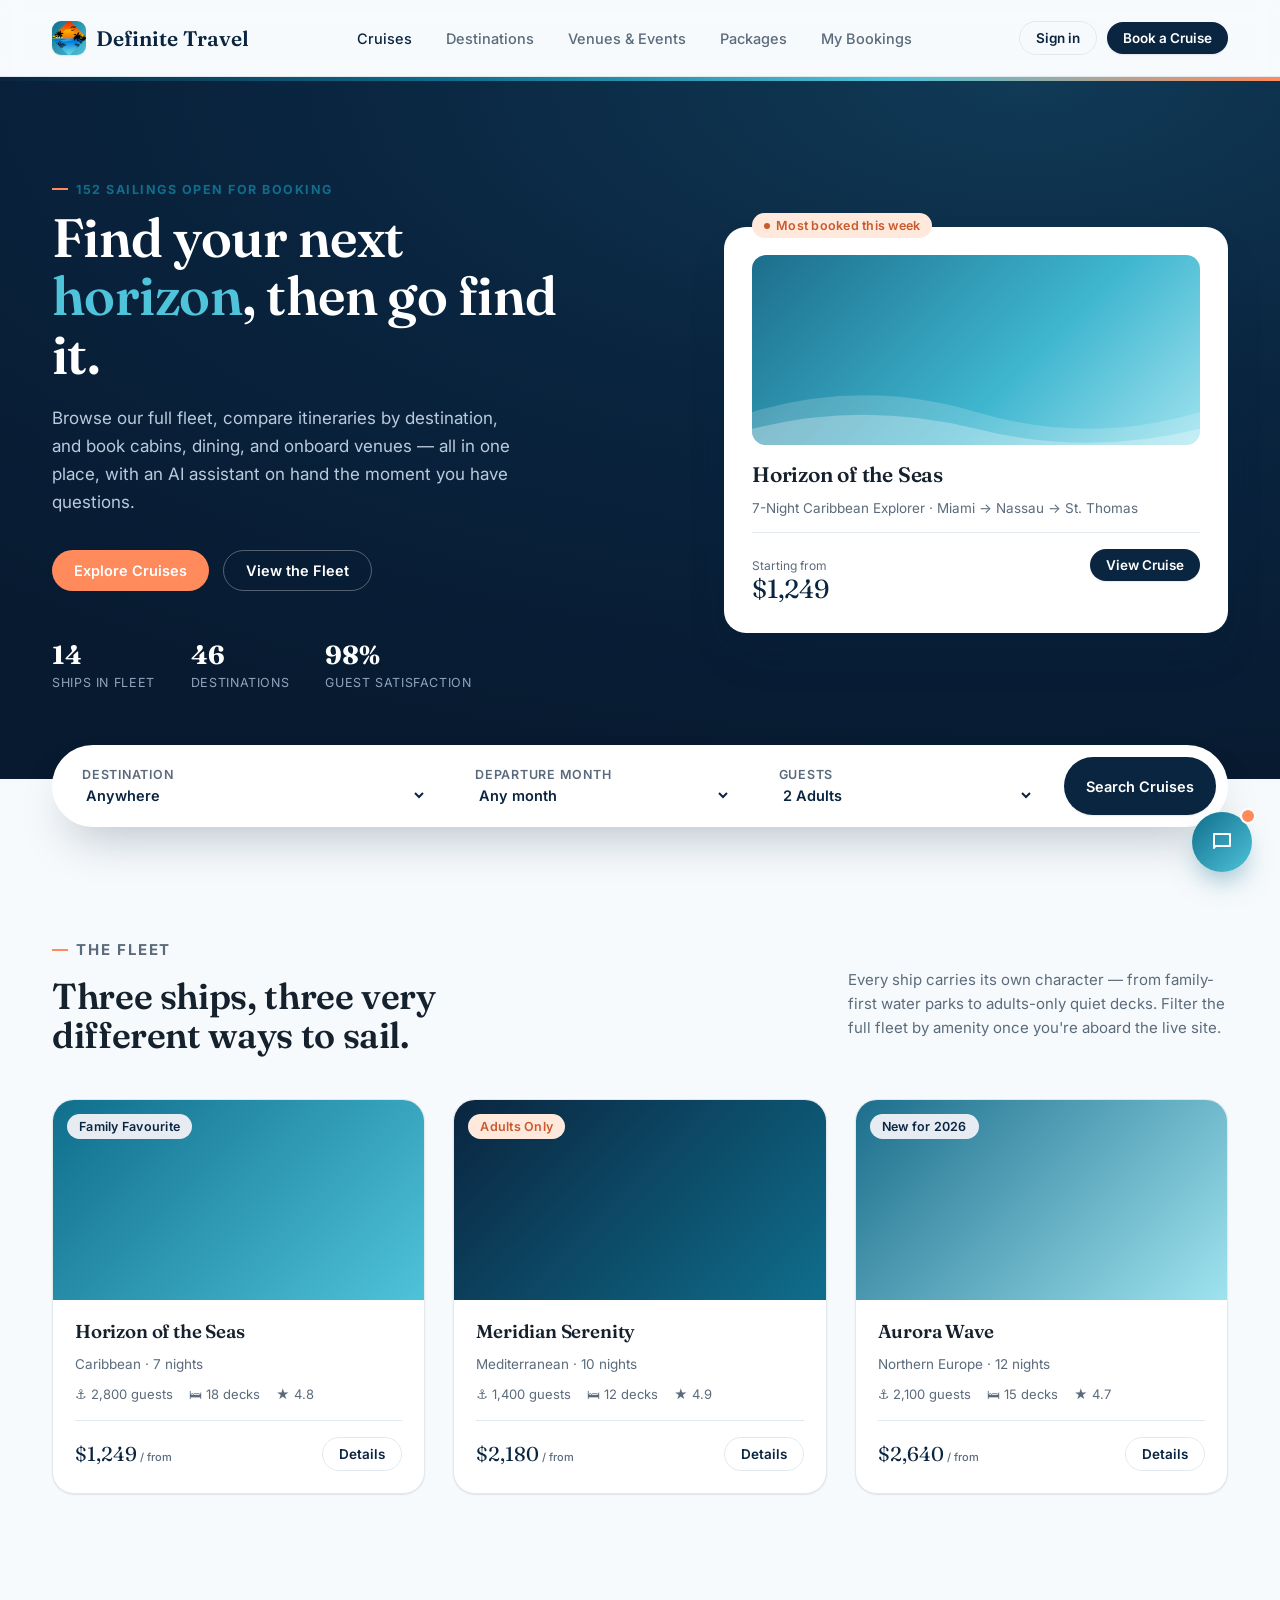
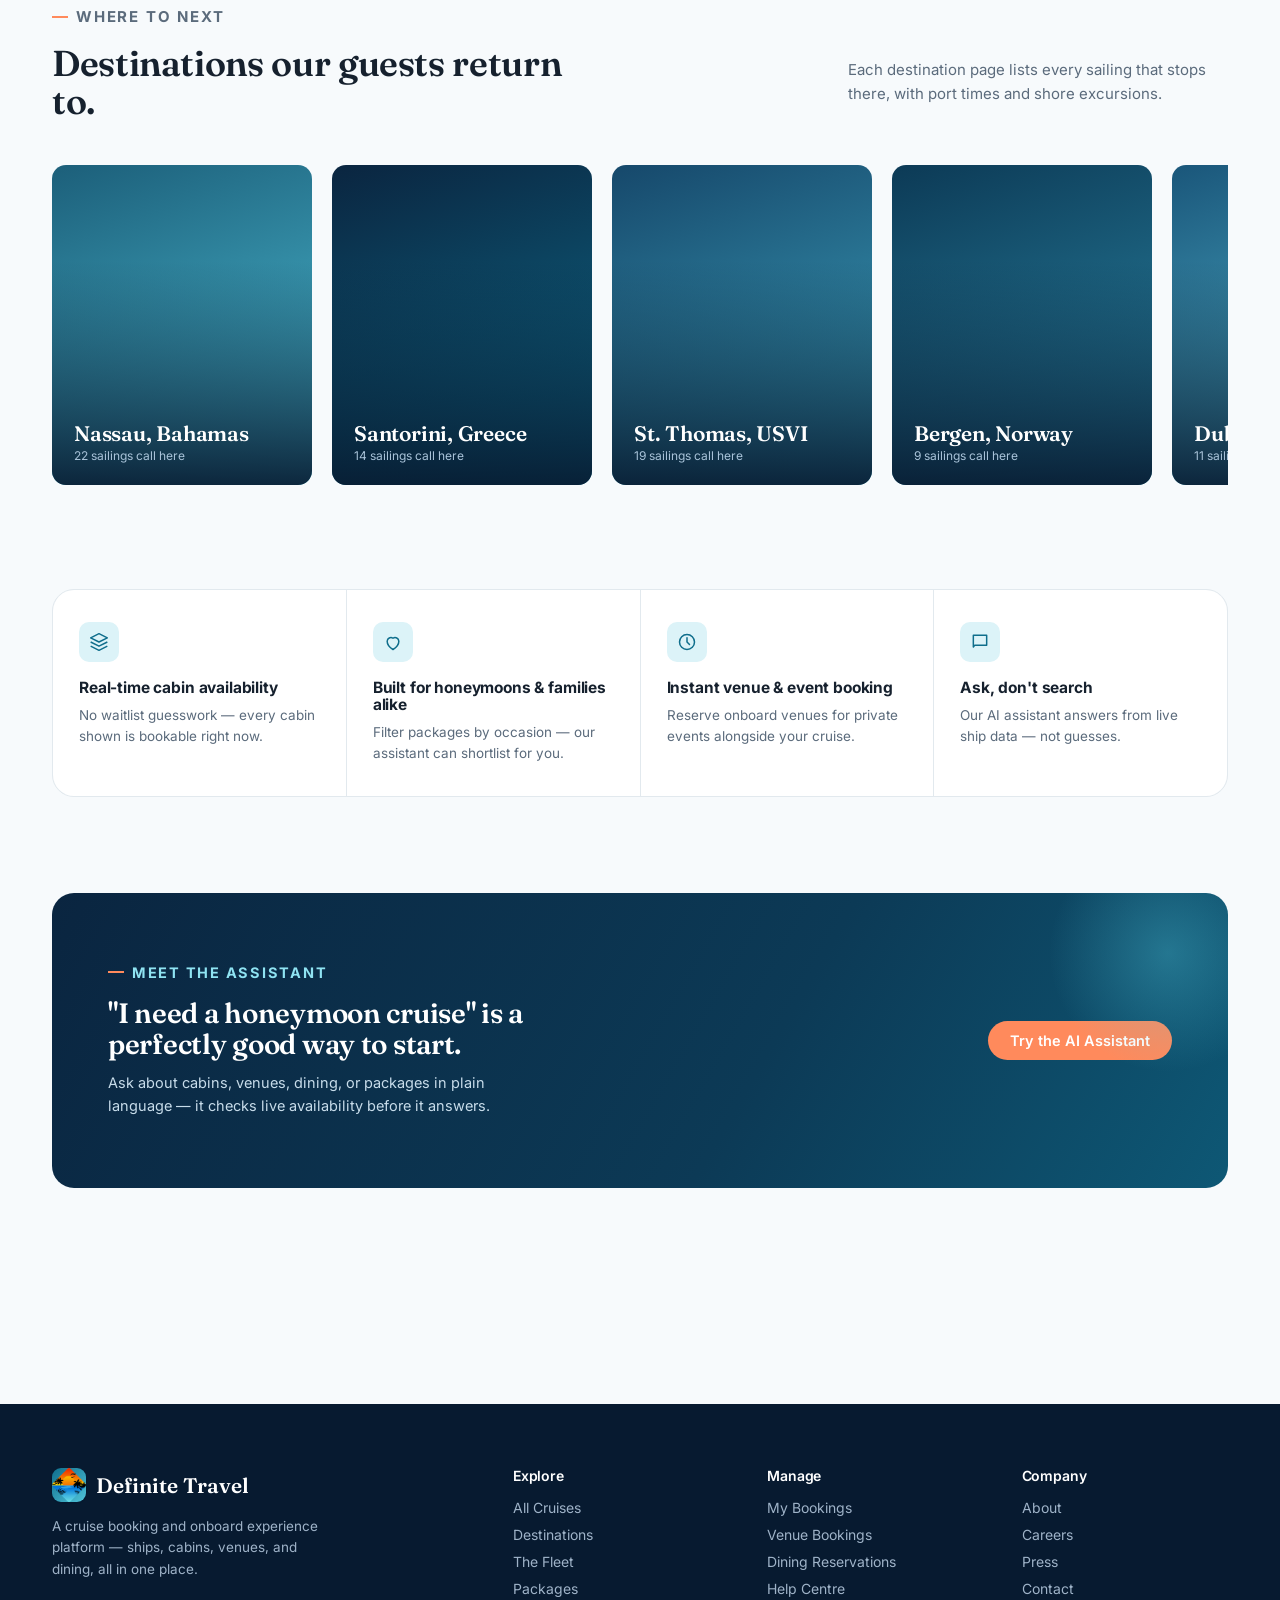
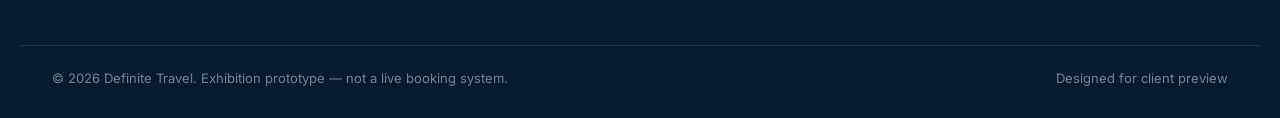
<file: index.html>
<!DOCTYPE html>
<html lang="en">
<head>
<meta charset="UTF-8">
<meta name="viewport" content="width=device-width, initial-scale=1.0">
<title>Definite Travel — Browse Cruises</title>
<link rel="preconnect" href="https://fonts.googleapis.com">
<link href="https://fonts.googleapis.com/css2?family=Fraunces:opsz,wght@9..144,400;9..144,500;9..144,600;9..144,700&family=Inter:wght@400;500;600;700;800&display=swap" rel="stylesheet">
<link rel="stylesheet" href="assets/theme.css">
<style>
  .hero{position:relative;overflow:hidden;background:radial-gradient(120% 100% at 80% 0%, #103a56 0%, var(--navy) 45%, var(--navy-deep) 100%);}
  .hero-waves{position:absolute;inset:0;opacity:.5;}
  .hero .wrap{position:relative;z-index:2;padding-top:88px;padding-bottom:88px;}
  .hero-grid{display:grid;grid-template-columns:1.1fr .9fr;gap:56px;align-items:center;}
  .hero h1{font-size:54px;color:#fff;max-width:560px;}
  .hero h1 em{font-style:normal;color:var(--aqua);}
  .hero p.lede{color:#B9CBDC;font-size:17px;line-height:1.65;max-width:460px;margin-top:20px;}
  .hero-cta-row{display:flex;gap:14px;margin-top:34px;}
  .stat-row{display:flex;gap:36px;margin-top:48px;}
  .stat-row .stat b{display:block;font-family:'Fraunces',serif;font-size:26px;color:#fff;}
  .stat-row .stat span{font-size:12.5px;color:#8FA4BC;text-transform:uppercase;letter-spacing:.05em;}

  .hero-card{
    background:#fff;border-radius:var(--r-lg);box-shadow:var(--shadow-lg);
    padding:28px;position:relative;
  }
  .hero-card .ship-tag{position:absolute;top:-14px;left:28px;}
  .hero-card .ship-photo{
    height:190px;border-radius:var(--r-md);
    background:linear-gradient(135deg,#1c6e8c,#3fb6cf 60%,#9fe3ef);
    position:relative;overflow:hidden;margin-bottom:18px;
  }
  .hero-card .ship-photo svg{position:absolute;bottom:0;left:0;width:100%;}
  .hero-card h3{font-size:21px;margin-bottom:4px;}
  .hero-card .route{font-size:13.5px;color:var(--ink-soft);margin-bottom:16px;}
  .hero-card .price-row{display:flex;align-items:baseline;justify-content:space-between;padding-top:16px;border-top:1px solid var(--line);}
  .hero-card .price-row .from{font-size:12px;color:var(--ink-soft);}
  .hero-card .price-row .amt{font-family:'Fraunces',serif;font-size:26px;color:var(--navy);}

  /* Search bar */
  .search-bar{
    background:#fff;border-radius:999px;box-shadow:var(--shadow-lg);
    padding:8px;display:grid;grid-template-columns:1.3fr 1fr 1fr auto;gap:4px;
    margin-top:-34px;position:relative;z-index:5;
  }
  .search-field{padding:14px 22px;border-radius:999px;}
  .search-field:hover{background:var(--foam);}
  .search-field .label{display:block;margin-bottom:3px;}
  .search-field select, .search-field input{
    border:none;background:none;font-size:14.5px;font-weight:600;color:var(--navy);width:100%;font-family:inherit;
  }
  .search-bar .btn{margin:4px;}

  section.section{padding:96px 0;}
  .section-head{display:flex;justify-content:space-between;align-items:flex-end;margin-bottom:44px;}
  .section-head h2{font-size:36px;max-width:520px;margin-top:10px;}
  .section-head p{color:var(--ink-soft);font-size:15px;max-width:380px;line-height:1.6;}

  .ship-grid{display:grid;grid-template-columns:repeat(3,1fr);gap:28px;}
  .ship-card{overflow:hidden;transition:transform .2s, box-shadow .2s;}
  .ship-card:hover{transform:translateY(-4px);box-shadow:var(--shadow-md);}
  .ship-card .photo{height:200px;position:relative;}
  .ship-card .photo .pill{position:absolute;top:14px;left:14px;}
  .ship-card .body{padding:22px;}
  .ship-card .meta-row{display:flex;gap:16px;margin:14px 0 18px;font-size:13px;color:var(--ink-soft);}
  .ship-card .meta-row span{display:flex;align-items:center;gap:5px;}
  .ship-card .foot{display:flex;justify-content:space-between;align-items:center;padding-top:16px;border-top:1px solid var(--line);}
  .ship-card .foot .amt{font-family:'Fraunces',serif;font-size:20px;color:var(--navy);}
  .ship-card .foot .amt small{font-family:'Inter';font-size:11px;color:var(--ink-soft);font-weight:500;}

  .dest-strip{display:flex;gap:20px;overflow-x:auto;padding-bottom:8px;scrollbar-width:none;}
  .dest-strip::-webkit-scrollbar{display:none;}
  .dest-card{flex:0 0 260px;border-radius:var(--r-md);overflow:hidden;position:relative;height:320px;}
  .dest-card .img{position:absolute;inset:0;}
  .dest-card .scrim{position:absolute;inset:0;background:linear-gradient(180deg,rgba(10,37,64,0) 30%,rgba(7,26,48,.92) 100%);}
  .dest-card .info{position:absolute;bottom:0;left:0;right:0;padding:22px;color:#fff;}
  .dest-card .info .count{font-size:12px;color:#A9C3D9;margin-top:4px;}
  .dest-card .info h3{font-size:21px;color:#fff;}

  .why-grid{display:grid;grid-template-columns:repeat(4,1fr);gap:1px;background:var(--line);border-radius:var(--r-lg);overflow:hidden;border:1px solid var(--line);}
  .why-item{background:#fff;padding:32px 26px;}
  .why-item .ic{width:40px;height:40px;border-radius:10px;background:var(--aqua-soft);display:flex;align-items:center;justify-content:center;color:var(--teal);margin-bottom:18px;}
  .why-item h4{font-family:'Inter';font-size:15.5px;font-weight:700;margin-bottom:8px;}
  .why-item p{font-size:13.5px;color:var(--ink-soft);line-height:1.55;margin:0;}

  .ai-teaser{
    background:linear-gradient(120deg,var(--navy) 0%, #0c3a56 60%, var(--teal) 130%);
    border-radius:var(--r-lg);padding:56px;display:grid;grid-template-columns:1fr auto;align-items:center;gap:32px;color:#fff;position:relative;overflow:hidden;
  }
  .ai-teaser::after{content:'';position:absolute;right:-60px;top:-60px;width:240px;height:240px;border-radius:50%;background:radial-gradient(circle,rgba(79,195,217,.35),transparent 70%);}
  .ai-teaser h3{font-size:28px;color:#fff;max-width:440px;}
  .ai-teaser p{color:#C7DCEA;margin-top:12px;max-width:420px;font-size:14.5px;line-height:1.6;}

  /* Floating chat bubble */
  .chat-fab{
    position:fixed;bottom:28px;right:28px;z-index:60;
    width:60px;height:60px;border-radius:50%;
    background:linear-gradient(135deg,var(--teal),var(--aqua));
    box-shadow:0 14px 28px -8px rgba(15,110,140,.5);
    display:flex;align-items:center;justify-content:center;color:#fff;
  }
  .chat-fab .ping{position:absolute;top:-4px;right:-4px;width:16px;height:16px;border-radius:50%;background:var(--coral);border:2px solid #fff;}

  @media(max-width:980px){
    .hero-grid{grid-template-columns:1fr;}
    .ship-grid{grid-template-columns:1fr 1fr;}
    .why-grid{grid-template-columns:1fr 1fr;}
    .search-bar{grid-template-columns:1fr;border-radius:24px;}
  }
</style>
</head>
<body>

<nav class="site-nav">
  <div class="wrap">
    <a class="brand" href="index.html">
      <span class="mark"><img src="logo.png" alt="Definite Travel logo" class="logo-img"></span>
      Definite Travel
    </a>
    <div class="nav-links">
      <a href="index.html" class="active">Cruises</a>
      <a href="cruise-detail.html">Destinations</a>
      <a href="venue-booking.html">Venues &amp; Events</a>
      <a href="#">Packages</a>
      <a href="#">My Bookings</a>
    </div>
    <div class="nav-cta">
      <a href="#" class="btn btn-ghost btn-sm">Sign in</a>
      <a href="cruise-detail.html" class="btn btn-primary btn-sm">Book a Cruise</a>
    </div>
  </div>
</nav>
<div class="horizon"></div>

<header class="hero">
  <div class="wrap">
    <div class="hero-grid">
      <div>
        <p class="eyebrow">152 sailings open for booking</p>
        <h1>Find your next <em>horizon</em>, then go find it.</h1>
        <p class="lede">Browse our full fleet, compare itineraries by destination, and book cabins, dining, and onboard venues — all in one place, with an AI assistant on hand the moment you have questions.</p>
        <div class="hero-cta-row">
          <a href="cruise-detail.html" class="btn btn-accent">Explore Cruises</a>
          <a href="#fleet" class="btn btn-ghost" style="color:#fff;border-color:rgba(255,255,255,.3);">View the Fleet</a>
        </div>
        <div class="stat-row">
          <div class="stat"><b>14</b><span>Ships in fleet</span></div>
          <div class="stat"><b>46</b><span>Destinations</span></div>
          <div class="stat"><b>98%</b><span>Guest satisfaction</span></div>
        </div>
      </div>

      <div class="hero-card">
        <div class="ship-tag pill coral"><span class="pill-dot"></span>Most booked this week</div>
        <div class="ship-photo">
          <svg viewBox="0 0 400 80" xmlns="http://www.w3.org/2000/svg"><path d="M0 50 Q 100 20 200 50 T 400 50 V80 H0 Z" fill="rgba(255,255,255,.18)"/><path d="M0 65 Q 100 40 200 65 T 400 65 V80 H0 Z" fill="rgba(255,255,255,.28)"/></svg>
        </div>
        <h3>Horizon of the Seas</h3>
        <p class="route">7-Night Caribbean Explorer · Miami → Nassau → St. Thomas</p>
        <div class="price-row">
          <div>
            <div class="from">Starting from</div>
            <div class="amt">$1,249</div>
          </div>
          <a href="cruise-detail.html" class="btn btn-primary btn-sm">View Cruise</a>
        </div>
      </div>
    </div>
  </div>
</header>

<div class="wrap">
  <div class="search-bar">
    <div class="search-field">
      <span class="label">Destination</span>
      <select><option>Anywhere</option><option>Caribbean</option><option>Mediterranean</option><option>Northern Europe</option><option>Asia Pacific</option></select>
    </div>
    <div class="search-field">
      <span class="label">Departure month</span>
      <select><option>Any month</option><option>July 2026</option><option>August 2026</option><option>September 2026</option></select>
    </div>
    <div class="search-field">
      <span class="label">Guests</span>
      <select><option>2 Adults</option><option>2 Adults, 1 Child</option><option>4 Adults</option><option>Solo traveller</option></select>
    </div>
    <button class="btn btn-primary">Search Cruises</button>
  </div>
</div>

<section class="section" id="fleet">
  <div class="wrap">
    <div class="section-head">
      <div>
        <p class="eyebrow">The fleet</p>
        <h2>Three ships, three very different ways to sail.</h2>
      </div>
      <p>Every ship carries its own character — from family-first water parks to adults-only quiet decks. Filter the full fleet by amenity once you're aboard the live site.</p>
    </div>

    <div class="ship-grid">
      <div class="card ship-card">
        <div class="photo" style="background:linear-gradient(135deg,#0F6E8C,#4FC3D9);">
          <span class="pill navy">Family Favourite</span>
        </div>
        <div class="body">
          <h3>Horizon of the Seas</h3>
          <p class="route" style="color:var(--ink-soft);font-size:13.5px;">Caribbean · 7 nights</p>
          <div class="meta-row">
            <span>⚓ 2,800 guests</span>
            <span>🛏 18 decks</span>
            <span>★ 4.8</span>
          </div>
          <div class="foot">
            <div class="amt">$1,249<small> / from</small></div>
            <a href="cruise-detail.html" class="btn btn-ghost btn-sm">Details</a>
          </div>
        </div>
      </div>

      <div class="card ship-card">
        <div class="photo" style="background:linear-gradient(135deg,#0A2540,#0F6E8C);">
          <span class="pill coral">Adults Only</span>
        </div>
        <div class="body">
          <h3>Meridian Serenity</h3>
          <p class="route" style="color:var(--ink-soft);font-size:13.5px;">Mediterranean · 10 nights</p>
          <div class="meta-row">
            <span>⚓ 1,400 guests</span>
            <span>🛏 12 decks</span>
            <span>★ 4.9</span>
          </div>
          <div class="foot">
            <div class="amt">$2,180<small> / from</small></div>
            <a href="cruise-detail.html" class="btn btn-ghost btn-sm">Details</a>
          </div>
        </div>
      </div>

      <div class="card ship-card">
        <div class="photo" style="background:linear-gradient(135deg,#1c6e8c,#9fe3ef);">
          <span class="pill navy">New for 2026</span>
        </div>
        <div class="body">
          <h3>Aurora Wave</h3>
          <p class="route" style="color:var(--ink-soft);font-size:13.5px;">Northern Europe · 12 nights</p>
          <div class="meta-row">
            <span>⚓ 2,100 guests</span>
            <span>🛏 15 decks</span>
            <span>★ 4.7</span>
          </div>
          <div class="foot">
            <div class="amt">$2,640<small> / from</small></div>
            <a href="cruise-detail.html" class="btn btn-ghost btn-sm">Details</a>
          </div>
        </div>
      </div>
    </div>
  </div>
</section>

<section class="section" style="padding-top:0;">
  <div class="wrap">
    <div class="section-head">
      <div>
        <p class="eyebrow">Where to next</p>
        <h2>Destinations our guests return to.</h2>
      </div>
      <p>Each destination page lists every sailing that stops there, with port times and shore excursions.</p>
    </div>

    <div class="dest-strip">
      <div class="dest-card">
        <div class="img" style="background:linear-gradient(160deg,#1c5f7a,#4fc3d9);"></div>
        <div class="scrim"></div>
        <div class="info"><h3>Nassau, Bahamas</h3><div class="count">22 sailings call here</div></div>
      </div>
      <div class="dest-card">
        <div class="img" style="background:linear-gradient(160deg,#0A2540,#0F6E8C);"></div>
        <div class="scrim"></div>
        <div class="info"><h3>Santorini, Greece</h3><div class="count">14 sailings call here</div></div>
      </div>
      <div class="dest-card">
        <div class="img" style="background:linear-gradient(160deg,#16486b,#3fa8c2);"></div>
        <div class="scrim"></div>
        <div class="info"><h3>St. Thomas, USVI</h3><div class="count">19 sailings call here</div></div>
      </div>
      <div class="dest-card">
        <div class="img" style="background:linear-gradient(160deg,#0c3a56,#2c8aa8);"></div>
        <div class="scrim"></div>
        <div class="info"><h3>Bergen, Norway</h3><div class="count">9 sailings call here</div></div>
      </div>
      <div class="dest-card">
        <div class="img" style="background:linear-gradient(160deg,#1a567a,#5cc8de);"></div>
        <div class="scrim"></div>
        <div class="info"><h3>Dubrovnik, Croatia</h3><div class="count">11 sailings call here</div></div>
      </div>
    </div>
  </div>
</section>

<section class="section" style="padding-top:0;">
  <div class="wrap">
    <div class="why-grid">
      <div class="why-item">
        <div class="ic"><svg width="20" height="20" viewBox="0 0 24 24" fill="none"><path d="M12 2L2 7l10 5 10-5-10-5z" stroke="currentColor" stroke-width="1.8" stroke-linejoin="round"/><path d="M2 17l10 5 10-5M2 12l10 5 10-5" stroke="currentColor" stroke-width="1.8" stroke-linejoin="round"/></svg></div>
        <h4>Real-time cabin availability</h4>
        <p>No waitlist guesswork — every cabin shown is bookable right now.</p>
      </div>
      <div class="why-item">
        <div class="ic"><svg width="20" height="20" viewBox="0 0 24 24" fill="none"><path d="M12 21s-7-4.5-7-10a4.5 4.5 0 0 1 7-3.5A4.5 4.5 0 0 1 19 11c0 5.5-7 10-7 10z" stroke="currentColor" stroke-width="1.8" stroke-linejoin="round"/></svg></div>
        <h4>Built for honeymoons &amp; families alike</h4>
        <p>Filter packages by occasion — our assistant can shortlist for you.</p>
      </div>
      <div class="why-item">
        <div class="ic"><svg width="20" height="20" viewBox="0 0 24 24" fill="none"><circle cx="12" cy="12" r="9" stroke="currentColor" stroke-width="1.8"/><path d="M12 7v5l3 3" stroke="currentColor" stroke-width="1.8" stroke-linecap="round"/></svg></div>
        <h4>Instant venue &amp; event booking</h4>
        <p>Reserve onboard venues for private events alongside your cruise.</p>
      </div>
      <div class="why-item">
        <div class="ic"><svg width="20" height="20" viewBox="0 0 24 24" fill="none"><path d="M4 4h16v12H5.5L4 18V4z" stroke="currentColor" stroke-width="1.8" stroke-linejoin="round"/></svg></div>
        <h4>Ask, don't search</h4>
        <p>Our AI assistant answers from live ship data — not guesses.</p>
      </div>
    </div>
  </div>
</section>

<section class="section" style="padding-top:0;">
  <div class="wrap">
    <div class="ai-teaser">
      <div>
        <p class="eyebrow" style="color:#8FE3F2;">Meet the assistant</p>
        <h3>"I need a honeymoon cruise" is a perfectly good way to start.</h3>
        <p>Ask about cabins, venues, dining, or packages in plain language — it checks live availability before it answers.</p>
      </div>
      <a href="#" id="openChatFromTeaser" class="btn btn-accent">Try the AI Assistant</a>
    </div>
  </div>
</section>

<footer class="site-footer">
  <div class="wrap">
    <div>
      <a class="brand" href="index.html" style="color:#fff;margin-bottom:14px;display:flex;">
        <span class="mark"><img src="logo.png" alt="Definite Travel logo" class="logo-img"></span>
        Definite Travel
      </a>
      <p style="font-size:13.5px;max-width:280px;line-height:1.6;">A cruise booking and onboard experience platform — ships, cabins, venues, and dining, all in one place.</p>
    </div>
    <div><h4>Explore</h4><ul><li>All Cruises</li><li>Destinations</li><li>The Fleet</li><li>Packages</li></ul></div>
    <div><h4>Manage</h4><ul><li>My Bookings</li><li>Venue Bookings</li><li>Dining Reservations</li><li>Help Centre</li></ul></div>
    <div><h4>Company</h4><ul><li>About</li><li>Careers</li><li>Press</li><li>Contact</li></ul></div>
  </div>
  <div class="wrap foot-bottom">
    <span>© 2026 Definite Travel. Exhibition prototype — not a live booking system.</span>
    <span>Designed for client preview</span>
  </div>
</footer>

<button class="chat-fab" id="chatFab" aria-label="Open AI Assistant">
  <span class="ping"></span>
  <svg width="24" height="24" viewBox="0 0 24 24" fill="none"><path d="M4 4h16v12H5.5L4 18V4z" stroke="white" stroke-width="2" stroke-linejoin="round"/></svg>
</button>

<script>
  document.getElementById('chatFab').addEventListener('click', ()=>{ window.location.href='ai-chat.html'; });
  document.getElementById('openChatFromTeaser').addEventListener('click', (e)=>{ e.preventDefault(); window.location.href='ai-chat.html'; });
</script>
</body>
</html>
</file>
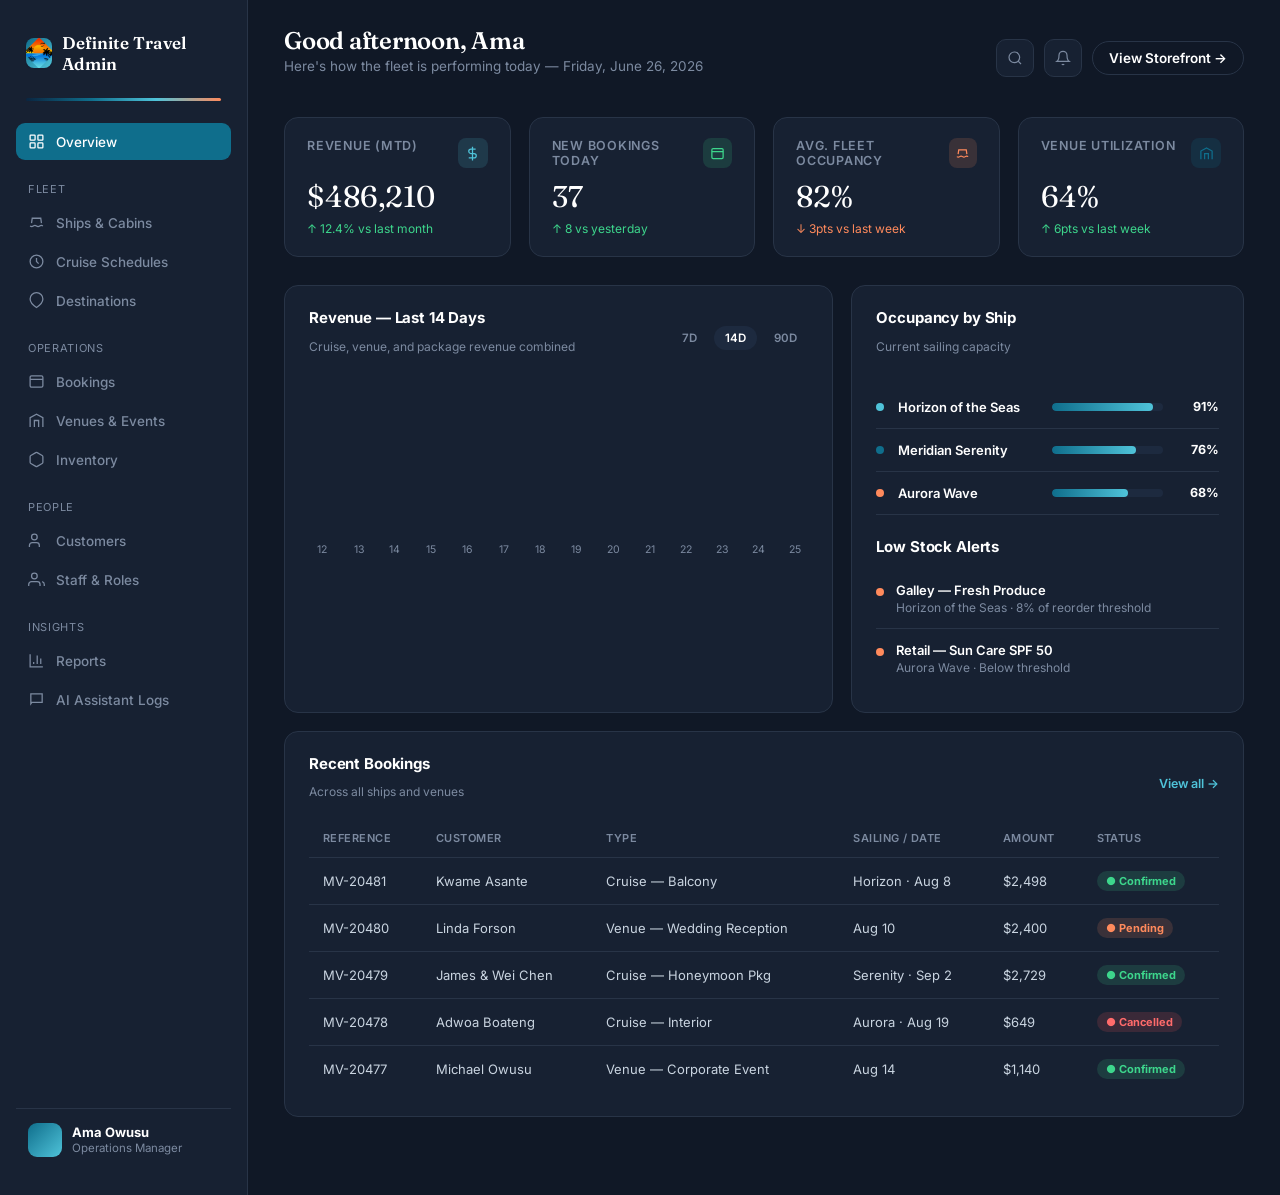
<file: admin-dashboard.html>
<!DOCTYPE html>
<html lang="en">
<head>
<meta charset="UTF-8">
<meta name="viewport" content="width=device-width, initial-scale=1.0">
<title>Operations Dashboard — Definite Travel Admin</title>
<link rel="preconnect" href="https://fonts.googleapis.com">
<link href="https://fonts.googleapis.com/css2?family=Fraunces:opsz,wght@9..144,500;9..144,600;9..144,700&family=Inter:wght@400;500;600;700;800&display=swap" rel="stylesheet">
<link rel="stylesheet" href="assets/theme.css">
<style>
  body{background:var(--admin-bg);color:var(--admin-text);}
  .admin-shell{display:grid;grid-template-columns:248px 1fr;min-height:100vh;}

  /* Sidebar */
  .sidebar{background:var(--admin-surface);border-right:1px solid var(--admin-line);padding:24px 16px;display:flex;flex-direction:column;}
  .sidebar .brand{padding:8px 10px 24px;display:flex;align-items:center;gap:10px;color:#fff;font-family:'Fraunces',serif;font-weight:600;font-size:17px;}
  .sidebar .horizon-mini{height:3px;border-radius:2px;background:linear-gradient(90deg,var(--navy),var(--teal),var(--aqua),var(--coral));margin:0 10px 22px;}
  .nav-group{margin-bottom:6px;}
  .nav-group .nav-label{font-size:11px;text-transform:uppercase;letter-spacing:.06em;color:var(--admin-text-dim);padding:14px 12px 8px;}
  .nav-item{
    display:flex;align-items:center;gap:11px;padding:10px 12px;border-radius:9px;
    font-size:13.5px;font-weight:500;color:var(--admin-text-dim);margin-bottom:2px;
  }
  .nav-item svg{width:17px;height:17px;flex-shrink:0;}
  .nav-item:hover{background:var(--admin-surface-2);color:#fff;}
  .nav-item.active{background:var(--teal);color:#fff;}
  .sidebar-foot{margin-top:auto;padding:14px 12px;border-top:1px solid var(--admin-line);display:flex;align-items:center;gap:10px;}
  .sidebar-foot .av{width:34px;height:34px;border-radius:9px;background:linear-gradient(135deg,var(--teal),var(--aqua));flex-shrink:0;}
  .sidebar-foot div h5{font-size:13px;color:#fff;margin:0;}
  .sidebar-foot div p{font-size:11.5px;color:var(--admin-text-dim);margin:1px 0 0;}

  /* Main */
  .main{padding:28px 36px 60px;}
  .topbar{display:flex;justify-content:space-between;align-items:center;margin-bottom:30px;}
  .topbar h1{font-size:24px;color:#fff;}
  .topbar p{font-size:13.5px;color:var(--admin-text-dim);margin-top:4px;}
  .topbar-actions{display:flex;gap:10px;align-items:center;}
  .icon-btn{width:38px;height:38px;border-radius:10px;background:var(--admin-surface);border:1px solid var(--admin-line);display:flex;align-items:center;justify-content:center;color:var(--admin-text-dim);}

  .kpi-grid{display:grid;grid-template-columns:repeat(4,1fr);gap:18px;margin-bottom:28px;}
  .kpi-card{background:var(--admin-surface);border:1px solid var(--admin-line);border-radius:var(--r-md);padding:20px 22px;}
  .kpi-card .top{display:flex;justify-content:space-between;align-items:flex-start;}
  .kpi-card .label{font-size:12.5px;color:var(--admin-text-dim);font-weight:600;}
  .kpi-card .ic{width:30px;height:30px;border-radius:8px;display:flex;align-items:center;justify-content:center;}
  .kpi-card .val{font-family:'Fraunces',serif;font-size:30px;color:#fff;margin-top:10px;}
  .kpi-card .delta{font-size:12px;margin-top:6px;display:flex;align-items:center;gap:4px;}
  .delta.up{color:#3DD68C;}
  .delta.down{color:#FF8A5C;}

  .grid-2{display:grid;grid-template-columns:1.4fr 1fr;gap:18px;margin-bottom:18px;}
  .panel{background:var(--admin-surface);border:1px solid var(--admin-line);border-radius:var(--r-md);padding:24px;}
  .panel-head{display:flex;justify-content:space-between;align-items:center;margin-bottom:20px;}
  .panel-head h3{font-size:15px;color:#fff;font-family:'Inter';font-weight:700;}
  .panel-head .sub{font-size:12px;color:var(--admin-text-dim);}
  .tab-pills{display:flex;gap:6px;}
  .tab-pill{font-size:11.5px;font-weight:600;padding:5px 11px;border-radius:999px;color:var(--admin-text-dim);}
  .tab-pill.active{background:var(--admin-surface-2);color:#fff;}

  /* fake bar chart */
  .bar-chart{display:flex;align-items:flex-end;gap:10px;height:170px;}
  .bar-chart .col{flex:1;display:flex;flex-direction:column;align-items:center;gap:8px;}
  .bar-chart .bar{width:100%;border-radius:6px 6px 2px 2px;background:linear-gradient(180deg,var(--aqua),var(--teal));position:relative;}
  .bar-chart .bar.peak{background:linear-gradient(180deg,var(--coral),#E2693B);}
  .bar-chart .col span{font-size:10.5px;color:var(--admin-text-dim);}

  .occ-row{display:flex;align-items:center;gap:14px;padding:13px 0;border-bottom:1px solid var(--admin-line);}
  .occ-row:last-child{border-bottom:none;}
  .occ-row .ship-dot{width:8px;height:8px;border-radius:50%;flex-shrink:0;}
  .occ-row .name{font-size:13px;font-weight:600;color:#fff;width:140px;flex-shrink:0;}
  .occ-bar-track{flex:1;height:8px;border-radius:99px;background:var(--admin-surface-2);overflow:hidden;}
  .occ-bar-fill{height:100%;border-radius:99px;background:linear-gradient(90deg,var(--teal),var(--aqua));}
  .occ-row .pct{font-size:12.5px;font-weight:700;color:#fff;width:42px;text-align:right;}

  table.data-table{width:100%;border-collapse:collapse;font-size:13px;}
  table.data-table th{
    text-align:left;font-size:11px;text-transform:uppercase;letter-spacing:.04em;color:var(--admin-text-dim);
    padding:0 14px 12px;font-weight:600;
  }
  table.data-table td{padding:13px 14px;border-top:1px solid var(--admin-line);color:var(--admin-text);}
  table.data-table tr:hover td{background:var(--admin-surface-2);}
  .status-chip{font-size:11px;font-weight:700;padding:3px 9px;border-radius:999px;display:inline-flex;align-items:center;gap:5px;}
  .status-chip.confirmed{background:rgba(61,214,140,.15);color:#3DD68C;}
  .status-chip.pending{background:rgba(255,138,92,.15);color:var(--coral);}
  .status-chip.cancelled{background:rgba(255,90,90,.15);color:#FF6B6B;}

  .alert-row{display:flex;gap:12px;align-items:flex-start;padding:13px 0;border-bottom:1px solid var(--admin-line);}
  .alert-row:last-child{border-bottom:none;}
  .alert-row .dot-ic{width:8px;height:8px;border-radius:50%;background:var(--coral);margin-top:6px;flex-shrink:0;}
  .alert-row h5{font-size:13px;color:#fff;margin:0;font-weight:600;}
  .alert-row p{font-size:12px;color:var(--admin-text-dim);margin:2px 0 0;}

  @media(max-width:1100px){
    .admin-shell{grid-template-columns:1fr;}
    .sidebar{display:none;}
    .kpi-grid{grid-template-columns:1fr 1fr;}
    .grid-2{grid-template-columns:1fr;}
  }
</style>
</head>
<body>

<div class="admin-shell">
  <aside class="sidebar">
    <div class="brand">
      <span class="mark" style="width:30px;height:30px;border-radius:8px;display:flex;align-items:center;justify-content:center;overflow:hidden;">
        <img src="logo.png" alt="Definite Travel logo" class="logo-img">
      </span>
      Definite Travel Admin
    </div>
    <div class="horizon-mini"></div>

    <div class="nav-group">
      <div class="nav-item active"><svg viewBox="0 0 24 24" fill="none" stroke="currentColor" stroke-width="1.8"><rect x="3" y="3" width="7" height="7" rx="1"/><rect x="14" y="3" width="7" height="7" rx="1"/><rect x="3" y="14" width="7" height="7" rx="1"/><rect x="14" y="14" width="7" height="7" rx="1"/></svg>Overview</div>
    </div>

    <div class="nav-group">
      <div class="nav-label">Fleet</div>
      <div class="nav-item"><svg viewBox="0 0 24 24" fill="none" stroke="currentColor" stroke-width="1.8"><path d="M3 17c1.5 1.2 3 1.2 4.5 0s3-1.2 4.5 0 3 1.2 4.5 0 3-1.2 4.5 0"/><path d="M5 13l1-7h12l1 7"/></svg>Ships &amp; Cabins</div>
      <div class="nav-item"><svg viewBox="0 0 24 24" fill="none" stroke="currentColor" stroke-width="1.8"><circle cx="12" cy="12" r="9"/><path d="M12 7v5l3 3"/></svg>Cruise Schedules</div>
      <div class="nav-item"><svg viewBox="0 0 24 24" fill="none" stroke="currentColor" stroke-width="1.8"><path d="M21 10c0 6-9 12-9 12S3 16 3 10a9 9 0 1118 0z"/></svg>Destinations</div>
    </div>

    <div class="nav-group">
      <div class="nav-label">Operations</div>
      <div class="nav-item"><svg viewBox="0 0 24 24" fill="none" stroke="currentColor" stroke-width="1.8"><rect x="3" y="4" width="18" height="16" rx="2"/><path d="M3 9h18"/></svg>Bookings</div>
      <div class="nav-item"><svg viewBox="0 0 24 24" fill="none" stroke="currentColor" stroke-width="1.8"><path d="M3 21V8l9-5 9 5v13"/><path d="M9 21V12h6v9"/></svg>Venues &amp; Events</div>
      <div class="nav-item"><svg viewBox="0 0 24 24" fill="none" stroke="currentColor" stroke-width="1.8"><path d="M21 16V8a2 2 0 00-1-1.73l-7-4a2 2 0 00-2 0l-7 4A2 2 0 003 8v8a2 2 0 001 1.73l7 4a2 2 0 002 0l7-4A2 2 0 0021 16z"/></svg>Inventory</div>
    </div>

    <div class="nav-group">
      <div class="nav-label">People</div>
      <div class="nav-item"><svg viewBox="0 0 24 24" fill="none" stroke="currentColor" stroke-width="1.8"><path d="M16 21v-2a4 4 0 00-4-4H6a4 4 0 00-4 4v2"/><circle cx="9" cy="7" r="4"/></svg>Customers</div>
      <div class="nav-item"><svg viewBox="0 0 24 24" fill="none" stroke="currentColor" stroke-width="1.8"><path d="M17 21v-2a4 4 0 00-4-4H5a4 4 0 00-4 4v2"/><circle cx="9" cy="7" r="4"/><path d="M23 21v-2a4 4 0 00-3-3.87"/></svg>Staff &amp; Roles</div>
    </div>

    <div class="nav-group">
      <div class="nav-label">Insights</div>
      <div class="nav-item"><svg viewBox="0 0 24 24" fill="none" stroke="currentColor" stroke-width="1.8"><path d="M3 3v18h18"/><path d="M18 17V9M13 17V5M8 17v-3"/></svg>Reports</div>
      <div class="nav-item"><svg viewBox="0 0 24 24" fill="none" stroke="currentColor" stroke-width="1.8"><path d="M4 4h16v12H5.5L4 18V4z"/></svg>AI Assistant Logs</div>
    </div>

    <div class="sidebar-foot">
      <div class="av"></div>
      <div>
        <h5>Ama Owusu</h5>
        <p>Operations Manager</p>
      </div>
    </div>
  </aside>

  <main class="main">
    <div class="topbar">
      <div>
        <h1>Good afternoon, Ama</h1>
        <p>Here's how the fleet is performing today — Friday, June 26, 2026</p>
      </div>
      <div class="topbar-actions">
        <button class="icon-btn"><svg width="16" height="16" viewBox="0 0 24 24" fill="none" stroke="currentColor" stroke-width="1.8"><circle cx="11" cy="11" r="8"/><path d="M21 21l-4.3-4.3"/></svg></button>
        <button class="icon-btn"><svg width="16" height="16" viewBox="0 0 24 24" fill="none" stroke="currentColor" stroke-width="1.8"><path d="M18 8a6 6 0 10-12 0c0 7-3 9-3 9h18s-3-2-3-9"/><path d="M13.7 21a2 2 0 01-3.4 0"/></svg></button>
        <a href="index.html" class="btn btn-ghost btn-sm" style="color:#fff;border-color:var(--admin-line);">View Storefront →</a>
      </div>
    </div>

    <div class="kpi-grid">
      <div class="kpi-card">
        <div class="top">
          <span class="label">Revenue (MTD)</span>
          <div class="ic" style="background:rgba(79,195,217,.15);color:var(--aqua);">
            <svg width="15" height="15" viewBox="0 0 24 24" fill="none" stroke="currentColor" stroke-width="2"><path d="M12 1v22M17 5H9.5a3.5 3.5 0 000 7h5a3.5 3.5 0 010 7H6"/></svg>
          </div>
        </div>
        <div class="val">$486,210</div>
        <div class="delta up">↑ 12.4% vs last month</div>
      </div>
      <div class="kpi-card">
        <div class="top">
          <span class="label">New Bookings Today</span>
          <div class="ic" style="background:rgba(61,214,140,.15);color:#3DD68C;">
            <svg width="15" height="15" viewBox="0 0 24 24" fill="none" stroke="currentColor" stroke-width="2"><rect x="3" y="4" width="18" height="16" rx="2"/><path d="M3 9h18"/></svg>
          </div>
        </div>
        <div class="val">37</div>
        <div class="delta up">↑ 8 vs yesterday</div>
      </div>
      <div class="kpi-card">
        <div class="top">
          <span class="label">Avg. Fleet Occupancy</span>
          <div class="ic" style="background:rgba(255,138,92,.15);color:var(--coral);">
            <svg width="15" height="15" viewBox="0 0 24 24" fill="none" stroke="currentColor" stroke-width="2"><path d="M3 17c1.5 1.2 3 1.2 4.5 0s3-1.2 4.5 0 3 1.2 4.5 0 3-1.2 4.5 0"/><path d="M5 13l1-7h12l1 7"/></svg>
          </div>
        </div>
        <div class="val">82%</div>
        <div class="delta down">↓ 3pts vs last week</div>
      </div>
      <div class="kpi-card">
        <div class="top">
          <span class="label">Venue Utilization</span>
          <div class="ic" style="background:rgba(15,110,140,.18);color:var(--teal);">
            <svg width="15" height="15" viewBox="0 0 24 24" fill="none" stroke="currentColor" stroke-width="2"><path d="M3 21V8l9-5 9 5v13"/><path d="M9 21V12h6v9"/></svg>
          </div>
        </div>
        <div class="val">64%</div>
        <div class="delta up">↑ 6pts vs last week</div>
      </div>
    </div>

    <div class="grid-2">
      <div class="panel">
        <div class="panel-head">
          <div>
            <h3>Revenue — Last 14 Days</h3>
            <p class="sub">Cruise, venue, and package revenue combined</p>
          </div>
          <div class="tab-pills">
            <span class="tab-pill">7D</span>
            <span class="tab-pill active">14D</span>
            <span class="tab-pill">90D</span>
          </div>
        </div>
        <div class="bar-chart">
          <div class="col"><div class="bar" style="height:58%;"></div><span>12</span></div>
          <div class="col"><div class="bar" style="height:71%;"></div><span>13</span></div>
          <div class="col"><div class="bar" style="height:48%;"></div><span>14</span></div>
          <div class="col"><div class="bar" style="height:65%;"></div><span>15</span></div>
          <div class="col"><div class="bar" style="height:80%;"></div><span>16</span></div>
          <div class="col"><div class="bar" style="height:54%;"></div><span>17</span></div>
          <div class="col"><div class="bar" style="height:62%;"></div><span>18</span></div>
          <div class="col"><div class="bar" style="height:90%;"></div><span>19</span></div>
          <div class="col"><div class="bar" style="height:73%;"></div><span>20</span></div>
          <div class="col"><div class="bar" style="height:84%;"></div><span>21</span></div>
          <div class="col"><div class="bar" style="height:67%;"></div><span>22</span></div>
          <div class="col"><div class="bar" style="height:77%;"></div><span>23</span></div>
          <div class="col"><div class="bar" style="height:69%;"></div><span>24</span></div>
          <div class="col"><div class="bar peak" style="height:97%;"></div><span>25</span></div>
        </div>
      </div>

      <div class="panel">
        <div class="panel-head">
          <div>
            <h3>Occupancy by Ship</h3>
            <p class="sub">Current sailing capacity</p>
          </div>
        </div>
        <div class="occ-row">
          <span class="ship-dot" style="background:var(--aqua);"></span>
          <span class="name">Horizon of the Seas</span>
          <div class="occ-bar-track"><div class="occ-bar-fill" style="width:91%;"></div></div>
          <span class="pct">91%</span>
        </div>
        <div class="occ-row">
          <span class="ship-dot" style="background:var(--teal);"></span>
          <span class="name">Meridian Serenity</span>
          <div class="occ-bar-track"><div class="occ-bar-fill" style="width:76%;"></div></div>
          <span class="pct">76%</span>
        </div>
        <div class="occ-row">
          <span class="ship-dot" style="background:var(--coral);"></span>
          <span class="name">Aurora Wave</span>
          <div class="occ-bar-track"><div class="occ-bar-fill" style="width:68%;"></div></div>
          <span class="pct">68%</span>
        </div>
        <div class="panel-head" style="margin-top:24px;margin-bottom:14px;">
          <div><h3>Low Stock Alerts</h3></div>
        </div>
        <div class="alert-row">
          <div class="dot-ic"></div>
          <div><h5>Galley — Fresh Produce</h5><p>Horizon of the Seas · 8% of reorder threshold</p></div>
        </div>
        <div class="alert-row">
          <div class="dot-ic"></div>
          <div><h5>Retail — Sun Care SPF 50</h5><p>Aurora Wave · Below threshold</p></div>
        </div>
      </div>
    </div>

    <div class="grid-2" style="grid-template-columns:1fr;">
      <div class="panel">
        <div class="panel-head">
          <div>
            <h3>Recent Bookings</h3>
            <p class="sub">Across all ships and venues</p>
          </div>
          <a href="#" style="font-size:12.5px;color:var(--aqua);font-weight:600;">View all →</a>
        </div>
        <table class="data-table">
          <thead>
            <tr><th>Reference</th><th>Customer</th><th>Type</th><th>Sailing / Date</th><th>Amount</th><th>Status</th></tr>
          </thead>
          <tbody>
            <tr>
              <td>MV-20481</td><td>Kwame Asante</td><td>Cruise — Balcony</td><td>Horizon · Aug 8</td><td>$2,498</td>
              <td><span class="status-chip confirmed">● Confirmed</span></td>
            </tr>
            <tr>
              <td>MV-20480</td><td>Linda Forson</td><td>Venue — Wedding Reception</td><td>Aug 10</td><td>$2,400</td>
              <td><span class="status-chip pending">● Pending</span></td>
            </tr>
            <tr>
              <td>MV-20479</td><td>James &amp; Wei Chen</td><td>Cruise — Honeymoon Pkg</td><td>Serenity · Sep 2</td><td>$2,729</td>
              <td><span class="status-chip confirmed">● Confirmed</span></td>
            </tr>
            <tr>
              <td>MV-20478</td><td>Adwoa Boateng</td><td>Cruise — Interior</td><td>Aurora · Aug 19</td><td>$649</td>
              <td><span class="status-chip cancelled">● Cancelled</span></td>
            </tr>
            <tr>
              <td>MV-20477</td><td>Michael Owusu</td><td>Venue — Corporate Event</td><td>Aug 14</td><td>$1,140</td>
              <td><span class="status-chip confirmed">● Confirmed</span></td>
            </tr>
          </tbody>
        </table>
      </div>
    </div>
  </main>
</div>

</body>
</html>
</file>
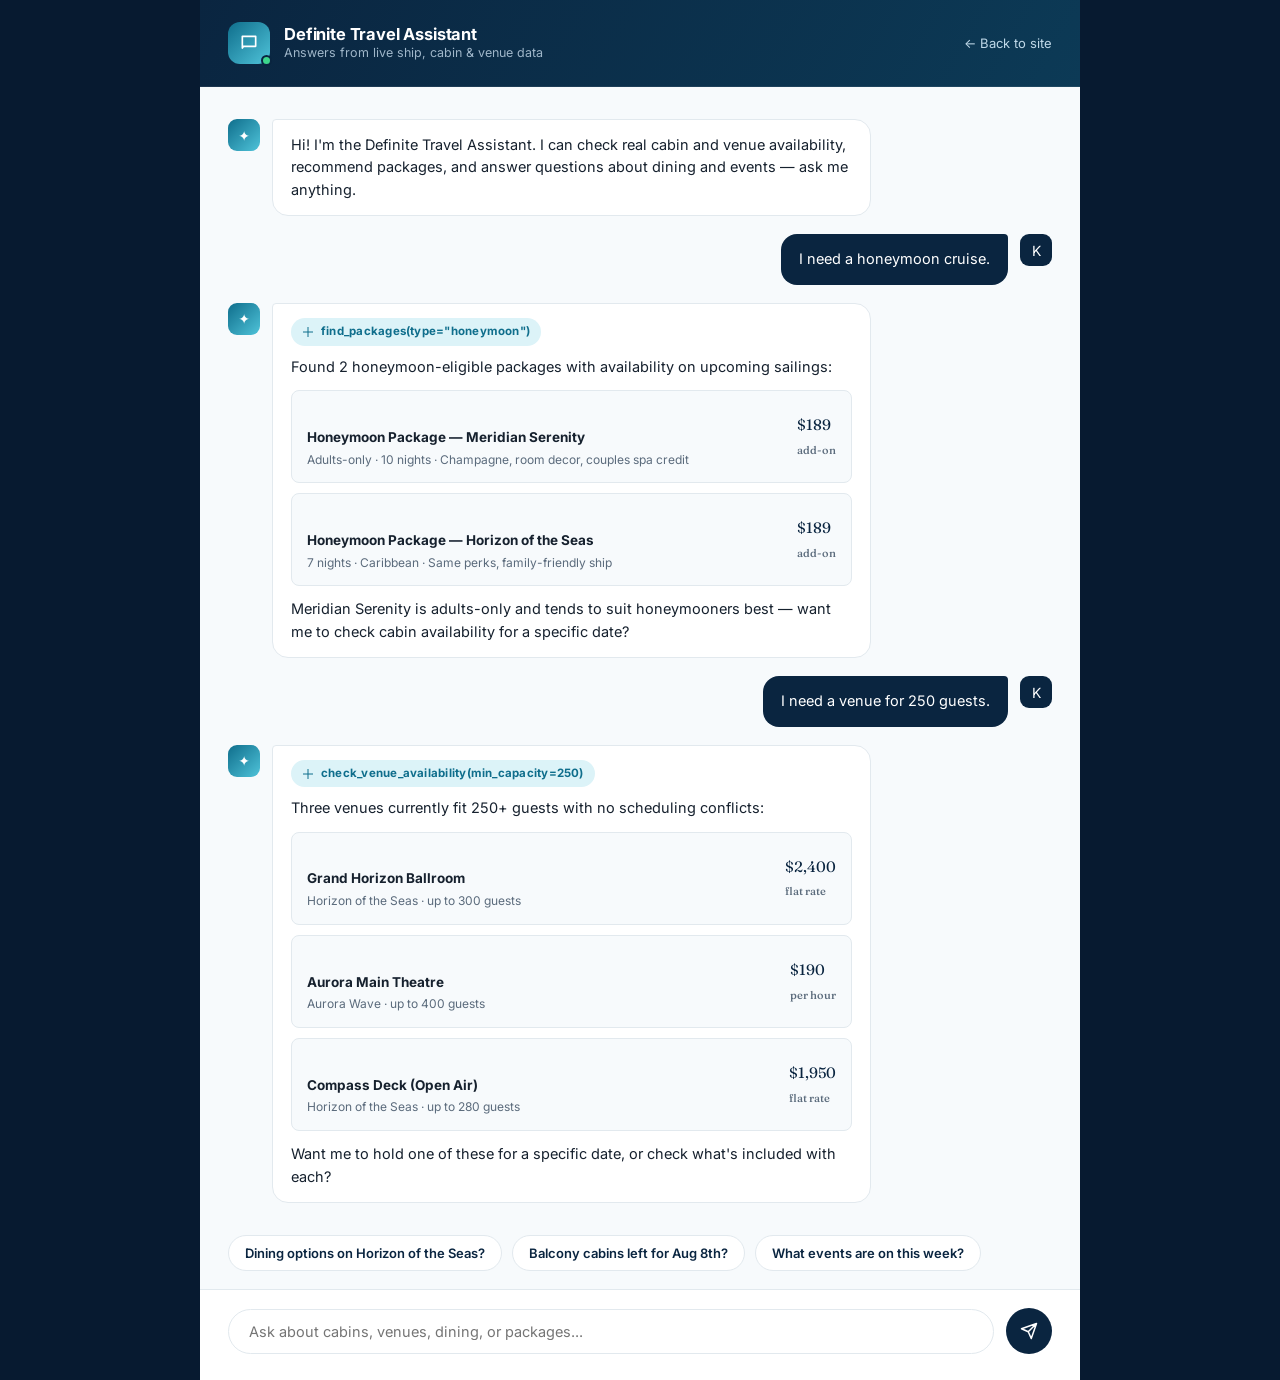
<file: ai-chat.html>
<!DOCTYPE html>
<html lang="en">
<head>
<meta charset="UTF-8">
<meta name="viewport" content="width=device-width, initial-scale=1.0">
<title>AI Assistant — Definite Travel</title>
<link rel="preconnect" href="https://fonts.googleapis.com">
<link href="https://fonts.googleapis.com/css2?family=Fraunces:opsz,wght@9..144,400;9..144,500;9..144,600;9..144,700&family=Inter:wght@400;500;600;700;800&display=swap" rel="stylesheet">
<link rel="stylesheet" href="assets/theme.css">
<style>
  body{background:var(--navy-deep);}
  .chat-shell{
    max-width:880px;margin:0 auto;min-height:100vh;
    display:flex;flex-direction:column;
    background:var(--foam);
  }
  .chat-top{
    background:linear-gradient(120deg,var(--navy),#0c3a56);
    padding:22px 28px;display:flex;align-items:center;justify-content:space-between;
    border-bottom:1px solid rgba(255,255,255,.08);
  }
  .chat-top .who{display:flex;align-items:center;gap:14px;}
  .chat-top .avatar{
    width:42px;height:42px;border-radius:12px;
    background:linear-gradient(135deg,var(--teal),var(--aqua));
    display:flex;align-items:center;justify-content:center;color:#fff;position:relative;
  }
  .chat-top .avatar .live{position:absolute;bottom:-2px;right:-2px;width:11px;height:11px;border-radius:50%;background:#3DD68C;border:2px solid var(--navy);}
  .chat-top h3{color:#fff;font-size:16.5px;font-family:'Inter';font-weight:700;}
  .chat-top p{color:#9FB6C9;font-size:12.5px;margin:2px 0 0;}
  .chat-top a{color:#BFD8E8;font-size:13px;}

  .chat-body{flex:1;padding:32px 28px;display:flex;flex-direction:column;gap:18px;overflow-y:auto;}
  .msg{display:flex;gap:12px;max-width:78%;}
  .msg.user{align-self:flex-end;flex-direction:row-reverse;}
  .msg .bub-avatar{width:32px;height:32px;border-radius:9px;flex-shrink:0;display:flex;align-items:center;justify-content:center;font-size:14px;}
  .msg.assistant .bub-avatar{background:linear-gradient(135deg,var(--teal),var(--aqua));color:#fff;}
  .msg.user .bub-avatar{background:var(--navy);color:#fff;}
  .bubble{
    padding:14px 18px;border-radius:16px;font-size:14.5px;line-height:1.55;
  }
  .msg.assistant .bubble{background:#fff;border:1px solid var(--line);color:var(--ink);border-top-left-radius:4px;}
  .msg.user .bubble{background:var(--navy);color:#fff;border-top-right-radius:4px;}

  .tool-chip{
    display:inline-flex;align-items:center;gap:7px;
    background:var(--aqua-soft);color:var(--teal);
    font-size:11.5px;font-weight:700;padding:5px 11px;border-radius:999px;
    margin-bottom:10px;letter-spacing:.02em;
  }
  .tool-chip svg{width:12px;height:12px;}

  .result-cards{display:flex;flex-direction:column;gap:10px;margin-top:12px;}
  .result-card{
    border:1px solid var(--line);border-radius:var(--r-sm);padding:13px 15px;
    display:flex;justify-content:space-between;align-items:center;gap:14px;background:var(--foam);
  }
  .result-card .rc-info h5{font-size:13.5px;margin-bottom:3px;font-family:'Inter';font-weight:700;}
  .result-card .rc-info p{font-size:12px;color:var(--ink-soft);margin:0;}
  .result-card .rc-action{flex-shrink:0;}
  .result-card .rc-price{font-family:'Fraunces',serif;font-size:15px;color:var(--navy);white-space:nowrap;}

  .typing{display:flex;gap:5px;padding:6px 4px;}
  .typing span{width:6px;height:6px;border-radius:50%;background:var(--aqua);animation:bounce 1.2s infinite;}
  .typing span:nth-child(2){animation-delay:.15s;}
  .typing span:nth-child(3){animation-delay:.3s;}
  @keyframes bounce{0%,60%,100%{transform:translateY(0);opacity:.5;}30%{transform:translateY(-4px);opacity:1;}}

  .suggestion-row{display:flex;gap:10px;flex-wrap:wrap;padding:0 28px 18px;}
  .suggestion-chip{
    border:1.5px solid var(--line);border-radius:999px;padding:9px 16px;font-size:13px;font-weight:600;color:var(--navy);
    background:#fff;transition:border-color .15s;
  }
  .suggestion-chip:hover{border-color:var(--teal);}

  .chat-input-bar{
    padding:18px 28px 26px;background:#fff;border-top:1px solid var(--line);
    display:flex;gap:12px;align-items:center;
  }
  .chat-input-bar input{
    flex:1;border:1.5px solid var(--line);border-radius:999px;padding:13px 20px;font-size:14.5px;font-family:inherit;
  }
  .chat-input-bar input:focus{outline:none;border-color:var(--teal);}
  .send-btn{
    width:46px;height:46px;border-radius:50%;background:var(--navy);color:#fff;
    display:flex;align-items:center;justify-content:center;flex-shrink:0;
  }
  .send-btn:hover{background:var(--navy-deep);}

  .back-link{display:flex;align-items:center;gap:6px;}
</style>
</head>
<body>

<div class="chat-shell">
  <div class="chat-top">
    <div class="who">
      <div class="avatar">
        <span class="live"></span>
        <svg width="20" height="20" viewBox="0 0 24 24" fill="none"><path d="M4 4h16v12H5.5L4 18V4z" stroke="white" stroke-width="2" stroke-linejoin="round"/></svg>
      </div>
      <div>
        <h3>Definite Travel Assistant</h3>
        <p>Answers from live ship, cabin &amp; venue data</p>
      </div>
    </div>
    <a href="index.html" class="back-link">← Back to site</a>
  </div>

  <div class="chat-body" id="chatBody">

    <div class="msg assistant">
      <div class="bub-avatar">✦</div>
      <div class="bubble">
        Hi! I'm the Definite Travel Assistant. I can check real cabin and venue availability, recommend packages, and answer questions about dining and events — ask me anything.
      </div>
    </div>

    <div class="msg user">
      <div class="bub-avatar">K</div>
      <div class="bubble">I need a honeymoon cruise.</div>
    </div>

    <div class="msg assistant">
      <div class="bub-avatar">✦</div>
      <div class="bubble">
        <span class="tool-chip"><svg viewBox="0 0 24 24" fill="none"><path d="M12 2v20M2 12h20" stroke="currentColor" stroke-width="2"/></svg>find_packages(type="honeymoon")</span>
        <div>Found 2 honeymoon-eligible packages with availability on upcoming sailings:</div>
        <div class="result-cards">
          <div class="result-card">
            <div class="rc-info">
              <h5>Honeymoon Package — Meridian Serenity</h5>
              <p>Adults-only · 10 nights · Champagne, room decor, couples spa credit</p>
            </div>
            <div class="rc-price">$189<br><span style="font-size:11px;color:var(--ink-soft);font-weight:500;">add-on</span></div>
          </div>
          <div class="result-card">
            <div class="rc-info">
              <h5>Honeymoon Package — Horizon of the Seas</h5>
              <p>7 nights · Caribbean · Same perks, family-friendly ship</p>
            </div>
            <div class="rc-price">$189<br><span style="font-size:11px;color:var(--ink-soft);font-weight:500;">add-on</span></div>
          </div>
        </div>
        <div style="margin-top:12px;">Meridian Serenity is adults-only and tends to suit honeymooners best — want me to check cabin availability for a specific date?</div>
      </div>
    </div>

    <div class="msg user">
      <div class="bub-avatar">K</div>
      <div class="bubble">I need a venue for 250 guests.</div>
    </div>

    <div class="msg assistant">
      <div class="bub-avatar">✦</div>
      <div class="bubble">
        <span class="tool-chip"><svg viewBox="0 0 24 24" fill="none"><path d="M12 2v20M2 12h20" stroke="currentColor" stroke-width="2"/></svg>check_venue_availability(min_capacity=250)</span>
        <div>Three venues currently fit 250+ guests with no scheduling conflicts:</div>
        <div class="result-cards">
          <div class="result-card">
            <div class="rc-info"><h5>Grand Horizon Ballroom</h5><p>Horizon of the Seas · up to 300 guests</p></div>
            <div class="rc-price">$2,400<br><span style="font-size:11px;color:var(--ink-soft);font-weight:500;">flat rate</span></div>
          </div>
          <div class="result-card">
            <div class="rc-info"><h5>Aurora Main Theatre</h5><p>Aurora Wave · up to 400 guests</p></div>
            <div class="rc-price">$190<br><span style="font-size:11px;color:var(--ink-soft);font-weight:500;">per hour</span></div>
          </div>
          <div class="result-card">
            <div class="rc-info"><h5>Compass Deck (Open Air)</h5><p>Horizon of the Seas · up to 280 guests</p></div>
            <div class="rc-price">$1,950<br><span style="font-size:11px;color:var(--ink-soft);font-weight:500;">flat rate</span></div>
          </div>
        </div>
        <div style="margin-top:12px;">Want me to hold one of these for a specific date, or check what's included with each?</div>
      </div>
    </div>

    <div class="msg user" id="liveUserMsg" style="display:none;">
      <div class="bub-avatar">K</div>
      <div class="bubble" id="liveUserText"></div>
    </div>
    <div class="msg assistant" id="typingMsg" style="display:none;">
      <div class="bub-avatar">✦</div>
      <div class="bubble"><div class="typing"><span></span><span></span><span></span></div></div>
    </div>
  </div>

  <div class="suggestion-row">
    <button class="suggestion-chip" onclick="sendSuggested('What dining options are included on Horizon of the Seas?')">Dining options on Horizon of the Seas?</button>
    <button class="suggestion-chip" onclick="sendSuggested('Any balcony cabins left for August 8th?')">Balcony cabins left for Aug 8th?</button>
    <button class="suggestion-chip" onclick="sendSuggested('What events are happening this week?')">What events are on this week?</button>
  </div>

  <div class="chat-input-bar">
    <input type="text" id="chatInput" placeholder="Ask about cabins, venues, dining, or packages...">
    <button class="send-btn" onclick="handleSend()" aria-label="Send">
      <svg width="18" height="18" viewBox="0 0 24 24" fill="none"><path d="M22 2L11 13M22 2l-7 20-4-9-9-4 20-7z" stroke="white" stroke-width="2" stroke-linecap="round" stroke-linejoin="round"/></svg>
    </button>
  </div>
</div>

<script>
  const responses = {
    "What dining options are included on Horizon of the Seas?": {
      tool: 'find_dining_options(ship="Horizon of the Seas")',
      text: "Horizon of the Seas includes The Captain's Table (fine dining) and the Horizon Buffet at no extra cost. Sakura Teppanyaki is available as a specialty dining add-on for $45/guest. Want me to reserve a table?"
    },
    "Any balcony cabins left for August 8th?": {
      tool: 'check_cabin_availability(schedule="Aug 8 2026", type="balcony")',
      text: "Yes — 6 Balcony cabins are still open on the August 8th sailing of Horizon of the Seas, starting at $1,249 per guest. Want me to start a booking?"
    },
    "What events are happening this week?": {
      tool: 'get_event_schedule(range="this_week")',
      text: "This week: the Captain's Welcome Reception (Grand Horizon Ballroom, Aug 10, 6–8 PM) and a Sunset Jazz Set on Compass Deck (Aug 12, 7 PM). Both are included for guests with onboard tickets."
    }
  };

  function sendSuggested(text){
    document.getElementById('chatInput').value = text;
    handleSend();
  }

  function handleSend(){
    const input = document.getElementById('chatInput');
    const text = input.value.trim();
    if(!text) return;

    const liveUserMsg = document.getElementById('liveUserMsg');
    document.getElementById('liveUserText').textContent = text;
    liveUserMsg.style.display = 'flex';

    const body = document.getElementById('chatBody');
    body.appendChild(liveUserMsg);

    const typingMsg = document.getElementById('typingMsg');
    typingMsg.style.display = 'flex';
    body.appendChild(typingMsg);
    body.scrollTop = body.scrollHeight;

    input.value = '';
    input.disabled = true;

    setTimeout(() => {
      typingMsg.style.display = 'none';
      const match = responses[text];
      const newMsg = document.createElement('div');
      newMsg.className = 'msg assistant';

      if(match){
        newMsg.innerHTML = `
          <div class="bub-avatar">✦</div>
          <div class="bubble">
            <span class="tool-chip"><svg viewBox="0 0 24 24" fill="none"><path d="M12 2v20M2 12h20" stroke="currentColor" stroke-width="2"/></svg>${match.tool}</span>
            <div>${match.text}</div>
          </div>`;
      } else {
        newMsg.innerHTML = `
          <div class="bub-avatar">✦</div>
          <div class="bubble">I'd check that against live ship data in the full system — for this preview, try one of the suggestions below the chat to see a worked example.</div>`;
      }
      body.appendChild(newMsg);
      body.scrollTop = body.scrollHeight;
      input.disabled = false;
      input.focus();
    }, 1100);
  }

  document.getElementById('chatInput').addEventListener('keydown', e => {
    if(e.key === 'Enter') handleSend();
  });
</script>
</body>
</html>
</file>
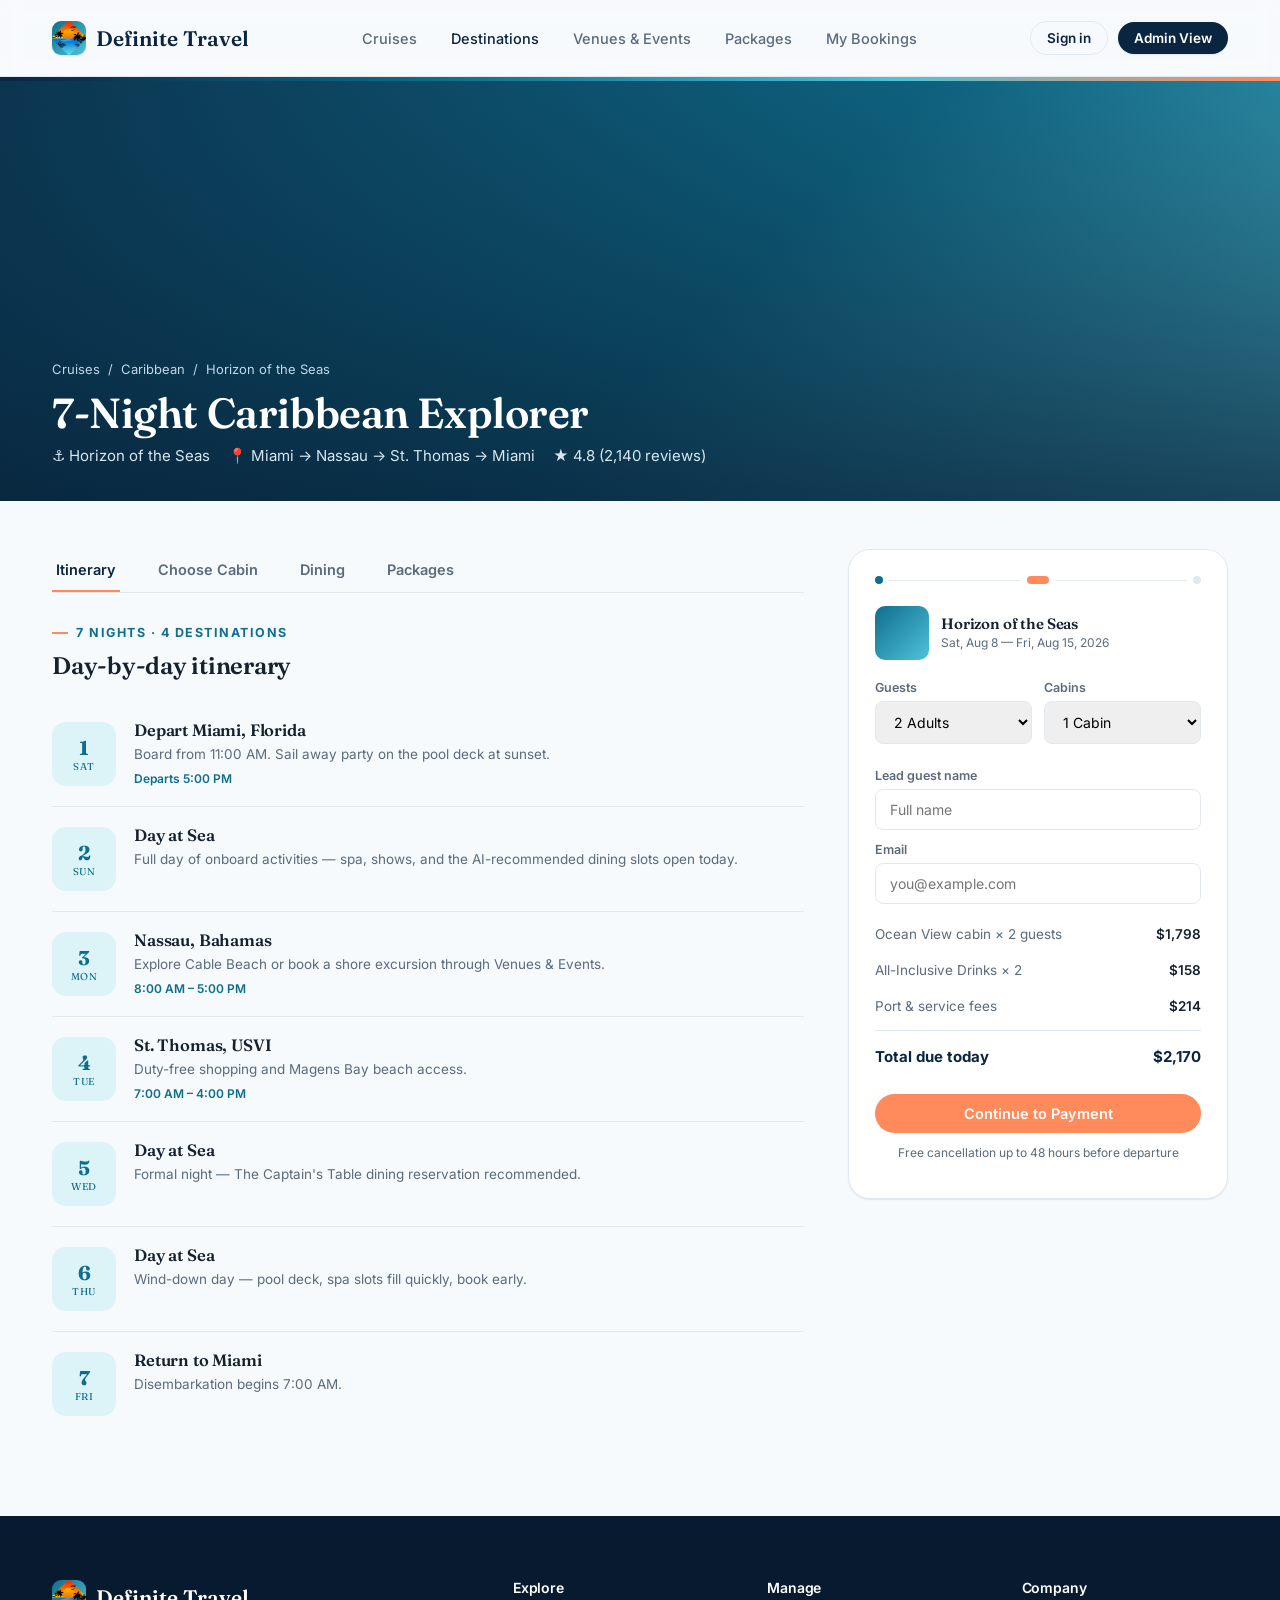
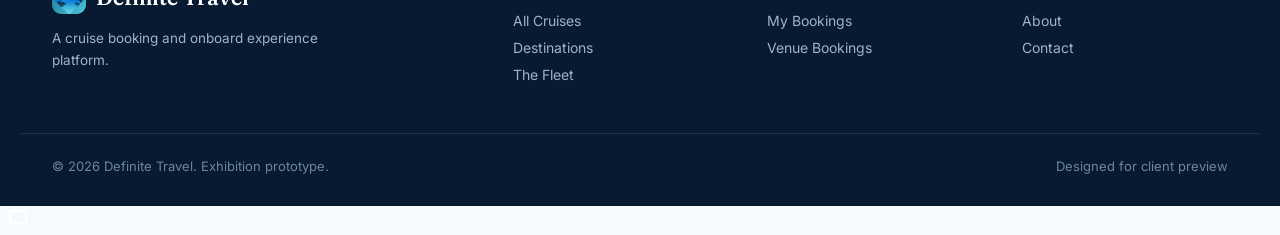
<file: cruise-detail.html>
<!DOCTYPE html>
<html lang="en">
<head>
<meta charset="UTF-8">
<meta name="viewport" content="width=device-width, initial-scale=1.0">
<title>Horizon of the Seas — 7-Night Caribbean Explorer | Definite Travel</title>
<link rel="preconnect" href="https://fonts.googleapis.com">
<link href="https://fonts.googleapis.com/css2?family=Fraunces:opsz,wght@9..144,400;9..144,500;9..144,600;9..144,700&family=Inter:wght@400;500;600;700;800&display=swap" rel="stylesheet">
<link rel="stylesheet" href="assets/theme.css">
<style>
  .detail-hero{position:relative;height:420px;background:linear-gradient(135deg,#0c3a56 0%,#0F6E8C 55%,#4FC3D9 100%);overflow:hidden;}
  .detail-hero .scrim{position:absolute;inset:0;background:linear-gradient(180deg,rgba(7,26,48,.15) 0%, rgba(7,26,48,.75) 100%);}
  .detail-hero .wrap{position:relative;z-index:2;height:100%;display:flex;flex-direction:column;justify-content:flex-end;padding-bottom:36px;}
  .detail-hero .crumbs{color:#BFD8E8;font-size:13px;margin-bottom:14px;}
  .detail-hero .crumbs a{color:#BFD8E8;}
  .detail-hero h1{color:#fff;font-size:42px;max-width:640px;}
  .detail-hero .sub{color:#D7E7F0;font-size:15px;margin-top:10px;display:flex;gap:18px;flex-wrap:wrap;}
  .detail-hero .sub span{display:flex;align-items:center;gap:6px;}

  .layout{display:grid;grid-template-columns:1fr 380px;gap:44px;align-items:start;margin-top:48px;}
  .tabs{display:flex;gap:6px;border-bottom:1px solid var(--line);margin-bottom:32px;}
  .tab{padding:12px 4px;margin-right:28px;font-size:14.5px;font-weight:600;color:var(--ink-soft);border-bottom:2px solid transparent;cursor:pointer;}
  .tab.active{color:var(--navy);border-color:var(--coral);}

  .itinerary-step{display:grid;grid-template-columns:64px 1fr;gap:18px;padding:20px 0;border-bottom:1px solid var(--line);}
  .itinerary-step:last-child{border-bottom:none;}
  .itinerary-step .day{width:64px;height:64px;border-radius:var(--r-md);background:var(--aqua-soft);color:var(--teal);display:flex;flex-direction:column;align-items:center;justify-content:center;font-family:'Fraunces',serif;}
  .itinerary-step .day b{font-size:20px;}
  .itinerary-step .day span{font-size:10px;text-transform:uppercase;letter-spacing:.04em;}
  .itinerary-step h4{font-size:16.5px;margin-bottom:4px;}
  .itinerary-step p{font-size:13.5px;color:var(--ink-soft);margin:0;line-height:1.55;}
  .itinerary-step .port-time{font-size:12px;color:var(--teal);font-weight:600;margin-top:6px;}

  .cabin-type-grid{display:grid;grid-template-columns:1fr 1fr;gap:18px;}
  .cabin-opt{border:1.5px solid var(--line);border-radius:var(--r-md);padding:18px;cursor:pointer;transition:border-color .15s, box-shadow .15s;position:relative;}
  .cabin-opt:hover{border-color:var(--aqua);}
  .cabin-opt.selected{border-color:var(--teal);box-shadow:0 0 0 3px var(--aqua-soft);}
  .cabin-opt .check{position:absolute;top:14px;right:14px;width:20px;height:20px;border-radius:50%;border:1.5px solid var(--line);}
  .cabin-opt.selected .check{background:var(--teal);border-color:var(--teal);}
  .cabin-opt.selected .check::after{content:'✓';color:#fff;font-size:12px;display:flex;align-items:center;justify-content:center;height:100%;}
  .cabin-opt h4{font-size:15.5px;margin-bottom:4px;}
  .cabin-opt .occ{font-size:12px;color:var(--ink-soft);margin-bottom:10px;}
  .cabin-opt .price{font-family:'Fraunces',serif;font-size:19px;color:var(--navy);}
  .cabin-opt .avail{font-size:11.5px;color:var(--coral);font-weight:600;margin-top:6px;}

  .dining-row{display:flex;justify-content:space-between;align-items:center;padding:16px 0;border-bottom:1px solid var(--line);}
  .dining-row:last-child{border-bottom:none;}
  .dining-row .info h4{font-size:15px;margin-bottom:3px;}
  .dining-row .info p{font-size:12.5px;color:var(--ink-soft);margin:0;}

  /* Booking summary card (sticky) */
  .booking-card{position:sticky;top:96px;padding:26px;}
  .booking-card .ship-mini{display:flex;gap:12px;align-items:center;margin-bottom:20px;}
  .booking-card .ship-mini .thumb{width:54px;height:54px;border-radius:10px;background:linear-gradient(135deg,#0F6E8C,#4FC3D9);flex-shrink:0;}
  .booking-card .ship-mini h4{font-size:15px;}
  .booking-card .ship-mini p{font-size:12px;color:var(--ink-soft);margin:2px 0 0;}

  .summary-row{display:flex;justify-content:space-between;font-size:13.5px;padding:10px 0;color:var(--ink-soft);}
  .summary-row.total{border-top:1px solid var(--line);margin-top:6px;padding-top:16px;font-size:15px;font-weight:700;color:var(--navy);}
  .summary-row b{color:var(--ink);font-weight:600;}

  .stepper{display:flex;align-items:center;gap:6px;margin-bottom:22px;}
  .stepper .dot{width:8px;height:8px;border-radius:50%;background:var(--line);}
  .stepper .dot.done{background:var(--teal);}
  .stepper .dot.cur{background:var(--coral);width:22px;border-radius:5px;}
  .stepper .seg{flex:1;height:1px;background:var(--line);}

  .field-row{display:grid;grid-template-columns:1fr 1fr;gap:12px;margin-bottom:12px;}
  .field{margin-bottom:12px;}
  .field label{display:block;font-size:12.5px;font-weight:600;color:var(--ink-soft);margin-bottom:6px;}
  .field input, .field select{
    width:100%;padding:11px 14px;border:1.5px solid var(--line);border-radius:var(--r-sm);font-size:14px;font-family:inherit;
  }
  .field input:focus, .field select:focus{border-color:var(--teal);outline:none;}

  .addon-row{display:flex;justify-content:space-between;align-items:center;padding:12px 0;border-bottom:1px solid var(--line);font-size:13.5px;}
  .addon-row:last-child{border-bottom:none;}
  .toggle{width:38px;height:22px;border-radius:99px;background:var(--line);position:relative;flex-shrink:0;transition:background .15s;}
  .toggle.on{background:var(--teal);}
  .toggle .knob{position:absolute;top:2px;left:2px;width:18px;height:18px;border-radius:50%;background:#fff;transition:left .15s;box-shadow:0 1px 2px rgba(0,0,0,.2);}
  .toggle.on .knob{left:18px;}

  @media(max-width:980px){
    .layout{grid-template-columns:1fr;}
    .booking-card{position:static;}
    .cabin-type-grid{grid-template-columns:1fr;}
    .field-row{grid-template-columns:1fr;}
  }
</style>
</head>
<body>

<nav class="site-nav">
  <div class="wrap">
    <a class="brand" href="index.html">
      <span class="mark"><img src="logo.png" alt="Definite Travel logo" class="logo-img"></span>
      Definite Travel
    </a>
    <div class="nav-links">
      <a href="index.html">Cruises</a>
      <a href="cruise-detail.html" class="active">Destinations</a>
      <a href="venue-booking.html">Venues &amp; Events</a>
      <a href="#">Packages</a>
      <a href="#">My Bookings</a>
    </div>
    <div class="nav-cta">
      <a href="#" class="btn btn-ghost btn-sm">Sign in</a>
      <a href="admin-dashboard.html" class="btn btn-primary btn-sm">Admin View</a>
    </div>
  </div>
</nav>
<div class="horizon"></div>

<header class="detail-hero">
  <div class="scrim"></div>
  <div class="wrap">
    <div class="crumbs"><a href="index.html">Cruises</a> &nbsp;/&nbsp; Caribbean &nbsp;/&nbsp; Horizon of the Seas</div>
    <h1>7-Night Caribbean Explorer</h1>
    <div class="sub">
      <span>⚓ Horizon of the Seas</span>
      <span>📍 Miami → Nassau → St. Thomas → Miami</span>
      <span>★ 4.8 (2,140 reviews)</span>
    </div>
  </div>
</header>

<div class="wrap">
  <div class="layout">
    <!-- LEFT: details + selection -->
    <div>
      <div class="tabs">
        <div class="tab active" data-tab="itinerary">Itinerary</div>
        <div class="tab" data-tab="cabins">Choose Cabin</div>
        <div class="tab" data-tab="dining">Dining</div>
        <div class="tab" data-tab="packages">Packages</div>
      </div>

      <!-- ITINERARY -->
      <div class="tab-panel" id="panel-itinerary">
        <p class="eyebrow">7 nights · 4 destinations</p>
        <h2 style="font-size:24px;margin:10px 0 24px;">Day-by-day itinerary</h2>

        <div class="itinerary-step">
          <div class="day"><b>1</b><span>Sat</span></div>
          <div>
            <h4>Depart Miami, Florida</h4>
            <p>Board from 11:00 AM. Sail away party on the pool deck at sunset.</p>
            <div class="port-time">Departs 5:00 PM</div>
          </div>
        </div>
        <div class="itinerary-step">
          <div class="day"><b>2</b><span>Sun</span></div>
          <div>
            <h4>Day at Sea</h4>
            <p>Full day of onboard activities — spa, shows, and the AI-recommended dining slots open today.</p>
          </div>
        </div>
        <div class="itinerary-step">
          <div class="day"><b>3</b><span>Mon</span></div>
          <div>
            <h4>Nassau, Bahamas</h4>
            <p>Explore Cable Beach or book a shore excursion through Venues &amp; Events.</p>
            <div class="port-time">8:00 AM – 5:00 PM</div>
          </div>
        </div>
        <div class="itinerary-step">
          <div class="day"><b>4</b><span>Tue</span></div>
          <div>
            <h4>St. Thomas, USVI</h4>
            <p>Duty-free shopping and Magens Bay beach access.</p>
            <div class="port-time">7:00 AM – 4:00 PM</div>
          </div>
        </div>
        <div class="itinerary-step">
          <div class="day"><b>5</b><span>Wed</span></div>
          <div>
            <h4>Day at Sea</h4>
            <p>Formal night — The Captain's Table dining reservation recommended.</p>
          </div>
        </div>
        <div class="itinerary-step">
          <div class="day"><b>6</b><span>Thu</span></div>
          <div>
            <h4>Day at Sea</h4>
            <p>Wind-down day — pool deck, spa slots fill quickly, book early.</p>
          </div>
        </div>
        <div class="itinerary-step">
          <div class="day"><b>7</b><span>Fri</span></div>
          <div>
            <h4>Return to Miami</h4>
            <p>Disembarkation begins 7:00 AM.</p>
          </div>
        </div>
      </div>

      <!-- CABINS -->
      <div class="tab-panel" id="panel-cabins" style="display:none;">
        <p class="eyebrow">Step 1 of 3</p>
        <h2 style="font-size:24px;margin:10px 0 6px;">Choose your cabin</h2>
        <p style="color:var(--ink-soft);font-size:14px;margin-bottom:24px;">Prices shown are per guest, based on double occupancy, for this sailing date.</p>

        <div class="cabin-type-grid">
          <div class="cabin-opt" data-price="649" data-name="Interior Cabin">
            <div class="check"></div>
            <h4>Interior Cabin</h4>
            <div class="occ">Sleeps up to 4 · Deck 4–6</div>
            <div class="price">$649</div>
            <div class="avail">23 cabins left</div>
          </div>
          <div class="cabin-opt selected" data-price="899" data-name="Ocean View">
            <div class="check"></div>
            <h4>Ocean View</h4>
            <div class="occ">Sleeps up to 4 · Deck 7–9</div>
            <div class="price">$899</div>
            <div class="avail">11 cabins left</div>
          </div>
          <div class="cabin-opt" data-price="1249" data-name="Balcony Cabin">
            <div class="check"></div>
            <h4>Balcony Cabin</h4>
            <div class="occ">Sleeps up to 4 · Deck 9–11</div>
            <div class="price">$1,249</div>
            <div class="avail">6 cabins left</div>
          </div>
          <div class="cabin-opt" data-price="2380" data-name="Owner's Suite">
            <div class="check"></div>
            <h4>Owner's Suite</h4>
            <div class="occ">Sleeps up to 6 · Deck 12</div>
            <div class="price">$2,380</div>
            <div class="avail">Only 2 left</div>
          </div>
        </div>
      </div>

      <!-- DINING -->
      <div class="tab-panel" id="panel-dining" style="display:none;">
        <p class="eyebrow">Optional</p>
        <h2 style="font-size:24px;margin:10px 0 24px;">Reserve dining</h2>
        <div class="card" style="padding:8px 24px;">
          <div class="dining-row">
            <div class="info"><h4>The Captain's Table</h4><p>Fine dining · Smart casual · Included in fare</p></div>
            <a href="#" class="btn btn-ghost btn-sm">Reserve</a>
          </div>
          <div class="dining-row">
            <div class="info"><h4>Horizon Buffet, Deck 9</h4><p>Casual all-day dining · Included in fare</p></div>
            <a href="#" class="btn btn-ghost btn-sm">Reserve</a>
          </div>
          <div class="dining-row">
            <div class="info"><h4>Sakura Teppanyaki</h4><p>Specialty dining · +$45/guest</p></div>
            <a href="#" class="btn btn-ghost btn-sm">Reserve</a>
          </div>
        </div>
      </div>

      <!-- PACKAGES -->
      <div class="tab-panel" id="panel-packages" style="display:none;">
        <p class="eyebrow">Optional</p>
        <h2 style="font-size:24px;margin:10px 0 24px;">Add a package</h2>
        <div class="addon-row">
          <div>
            <h4 style="font-size:14.5px;margin-bottom:3px;">Honeymoon Package</h4>
            <p style="font-size:12.5px;color:var(--ink-soft);margin:0;">Champagne, room decor, couples spa credit — $189</p>
          </div>
          <div class="toggle" onclick="this.classList.toggle('on')"><div class="knob"></div></div>
        </div>
        <div class="addon-row">
          <div>
            <h4 style="font-size:14.5px;margin-bottom:3px;">All-Inclusive Drinks</h4>
            <p style="font-size:12.5px;color:var(--ink-soft);margin:0;">Unlimited beverage package for the sailing — $79/guest</p>
          </div>
          <div class="toggle on" onclick="this.classList.toggle('on')"><div class="knob"></div></div>
        </div>
        <div class="addon-row">
          <div>
            <h4 style="font-size:14.5px;margin-bottom:3px;">Shore Excursion Bundle</h4>
            <p style="font-size:12.5px;color:var(--ink-soft);margin:0;">Three guided excursions across ports — $210</p>
          </div>
          <div class="toggle" onclick="this.classList.toggle('on')"><div class="knob"></div></div>
        </div>
      </div>
    </div>

    <!-- RIGHT: booking summary -->
    <div class="card booking-card">
      <div class="stepper">
        <div class="dot done"></div><div class="seg"></div>
        <div class="dot cur"></div><div class="seg"></div>
        <div class="dot"></div>
      </div>

      <div class="ship-mini">
        <div class="thumb"></div>
        <div>
          <h4>Horizon of the Seas</h4>
          <p>Sat, Aug 8 — Fri, Aug 15, 2026</p>
        </div>
      </div>

      <div class="field-row">
        <div class="field"><label>Guests</label><select><option>2 Adults</option><option>2 Adults, 1 Child</option></select></div>
        <div class="field"><label>Cabins</label><select><option>1 Cabin</option><option>2 Cabins</option></select></div>
      </div>

      <div class="field">
        <label>Lead guest name</label>
        <input type="text" placeholder="Full name">
      </div>
      <div class="field">
        <label>Email</label>
        <input type="email" placeholder="you@example.com">
      </div>

      <div style="margin-top:8px;">
        <div class="summary-row"><span>Ocean View cabin × 2 guests</span><b id="sumCabin">$1,798</b></div>
        <div class="summary-row"><span>All-Inclusive Drinks × 2</span><b>$158</b></div>
        <div class="summary-row"><span>Port &amp; service fees</span><b>$214</b></div>
        <div class="summary-row total"><span>Total due today</span><span id="sumTotal">$2,170</span></div>
      </div>

      <a href="#" class="btn btn-accent btn-block" style="margin-top:18px;">Continue to Payment</a>
      <p style="text-align:center;font-size:12px;color:var(--ink-soft);margin-top:12px;">Free cancellation up to 48 hours before departure</p>
    </div>
  </div>
</div>

<footer class="site-footer" style="margin-top:80px;">
  <div class="wrap">
    <div>
      <a class="brand" href="index.html" style="color:#fff;margin-bottom:14px;display:flex;">
        <span class="mark"><img src="logo.png" alt="Definite Travel logo" class="logo-img"></span>
        Definite Travel
      </a>
      <p style="font-size:13.5px;max-width:280px;line-height:1.6;">A cruise booking and onboard experience platform.</p>
    </div>
    <div><h4>Explore</h4><ul><li>All Cruises</li><li>Destinations</li><li>The Fleet</li></ul></div>
    <div><h4>Manage</h4><ul><li>My Bookings</li><li>Venue Bookings</li></ul></div>
    <div><h4>Company</h4><ul><li>About</li><li>Contact</li></ul></div>
  </div>
  <div class="wrap foot-bottom">
    <span>© 2026 Definite Travel. Exhibition prototype.</span>
    <span>Designed for client preview</span>
  </div>
</footer>

<button class="chat-fab" onclick="window.location.href='ai-chat.html'" aria-label="Open AI Assistant">
  <span class="ping"></span>
  <svg width="24" height="24" viewBox="0 0 24 24" fill="none"><path d="M4 4h16v12H5.5L4 18V4z" stroke="white" stroke-width="2" stroke-linejoin="round"/></svg>
</button>

<script>
  // Tabs
  const tabs = document.querySelectorAll('.tab');
  const panels = { itinerary: document.getElementById('panel-itinerary'), cabins: document.getElementById('panel-cabins'), dining: document.getElementById('panel-dining'), packages: document.getElementById('panel-packages') };
  tabs.forEach(t => t.addEventListener('click', () => {
    tabs.forEach(x => x.classList.remove('active'));
    t.classList.add('active');
    Object.values(panels).forEach(p => p.style.display = 'none');
    panels[t.dataset.tab].style.display = 'block';
  }));

  // Cabin selection updates summary
  const cabinOpts = document.querySelectorAll('.cabin-opt');
  cabinOpts.forEach(opt => opt.addEventListener('click', () => {
    cabinOpts.forEach(o => o.classList.remove('selected'));
    opt.classList.add('selected');
    const price = parseInt(opt.dataset.price, 10);
    const cabinTotal = price * 2;
    document.getElementById('sumCabin').textContent = '$' + cabinTotal.toLocaleString();
    document.getElementById('sumCabin').previousElementSibling ? null : null;
    document.querySelector('#panel-cabins').previousElementSibling; // no-op, keep structure
    const total = cabinTotal + 158 + 214;
    document.getElementById('sumTotal').textContent = '$' + total.toLocaleString();
    // update label text
    document.querySelectorAll('.summary-row span')[0].textContent = opt.dataset.name + ' × 2 guests';
  }));
</script>
</body>
</html>
</file>
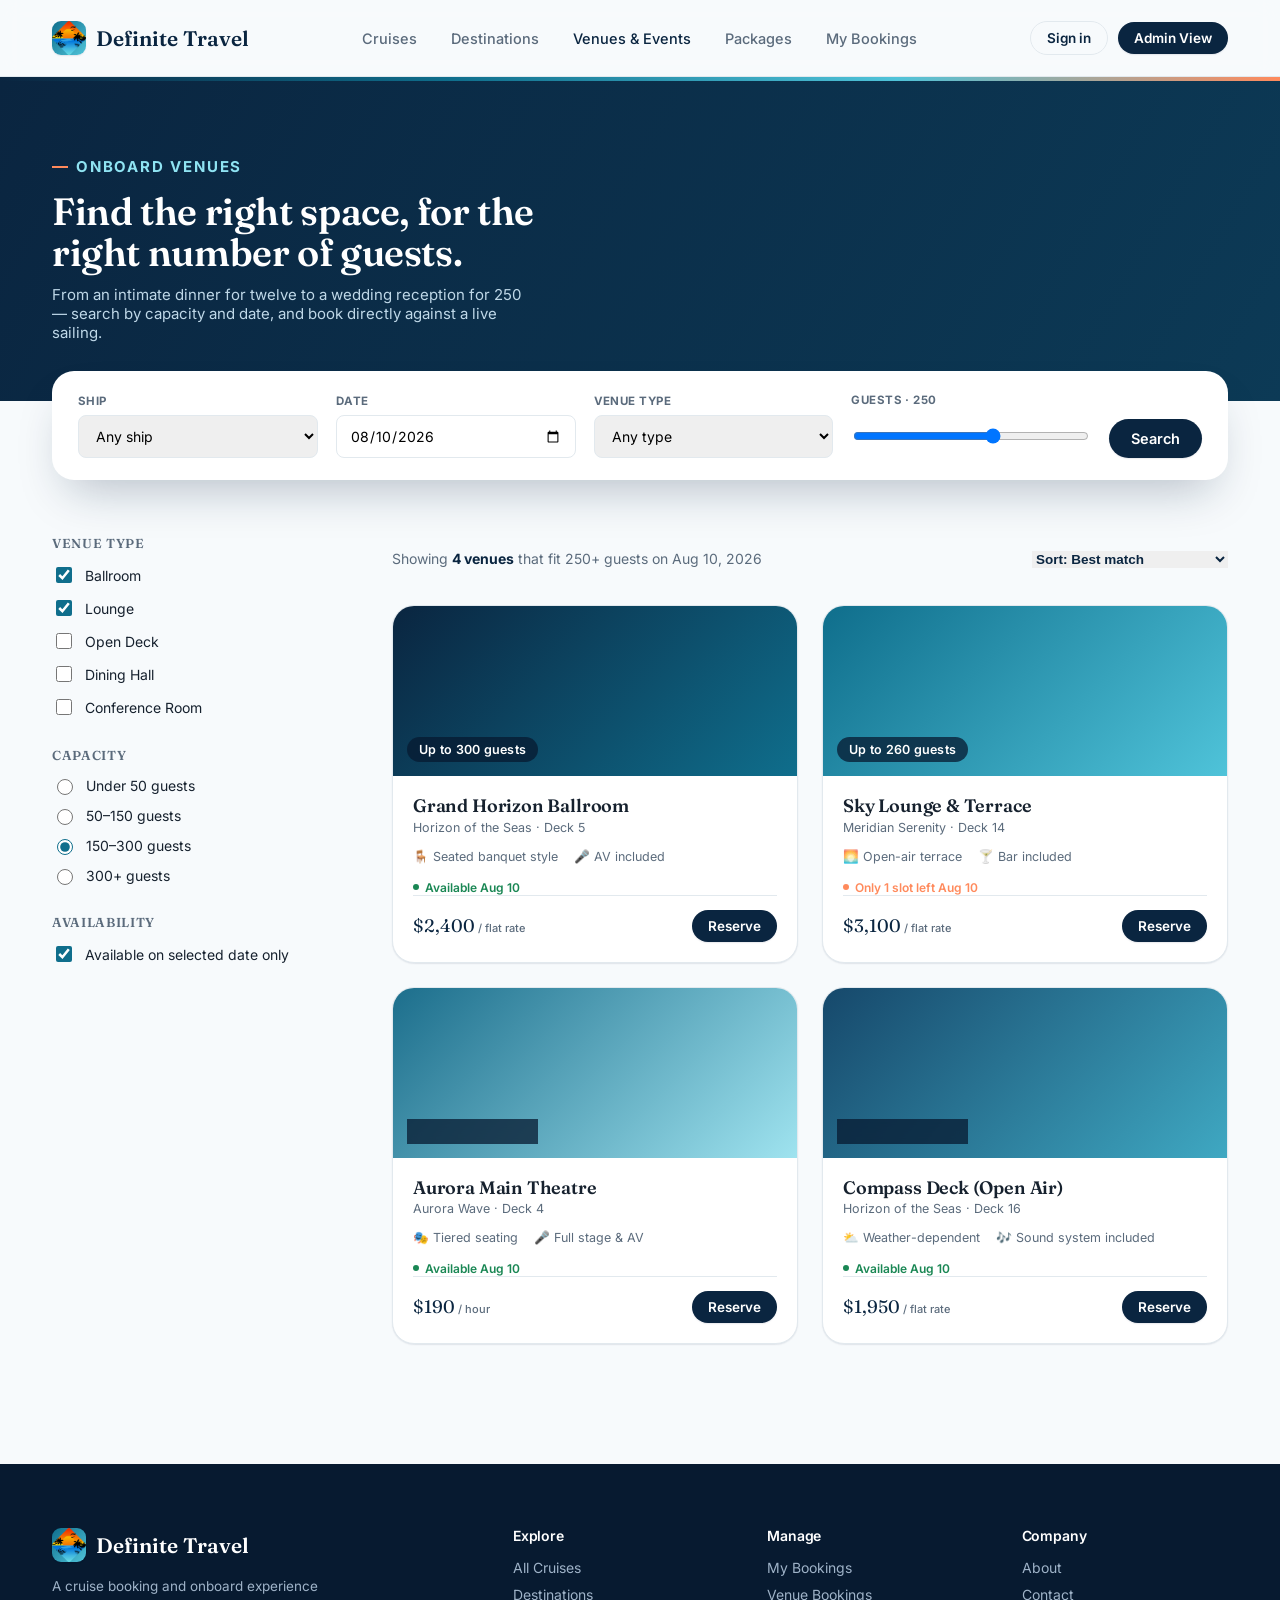
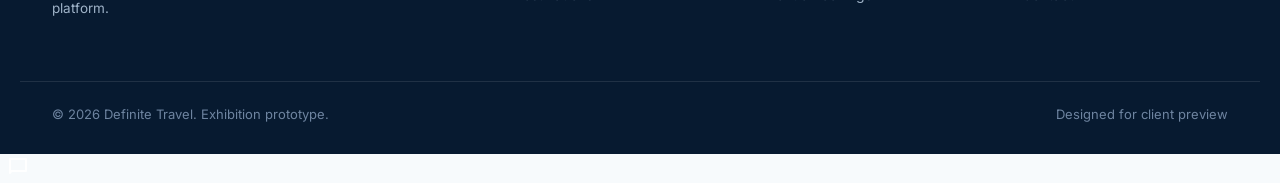
<file: venue-booking.html>
<!DOCTYPE html>
<html lang="en">
<head>
<meta charset="UTF-8">
<meta name="viewport" content="width=device-width, initial-scale=1.0">
<title>Venues &amp; Events — Definite Travel</title>
<link rel="preconnect" href="https://fonts.googleapis.com">
<link href="https://fonts.googleapis.com/css2?family=Fraunces:opsz,wght@9..144,400;9..144,500;9..144,600;9..144,700&family=Inter:wght@400;500;600;700;800&display=swap" rel="stylesheet">
<link rel="stylesheet" href="assets/theme.css">
<style>
  .page-head{background:linear-gradient(120deg,var(--navy) 0%,#0c3a56 100%);padding:64px 0 0;}
  .page-head .wrap{padding-bottom:44px;}
  .page-head h1{color:#fff;font-size:38px;max-width:560px;}
  .page-head p{color:#BFD8E8;font-size:15px;margin-top:12px;max-width:480px;}

  .filter-bar{
    background:#fff;border-radius:var(--r-lg);box-shadow:var(--shadow-lg);
    padding:22px 26px;margin-top:-30px;position:relative;z-index:5;
    display:grid;grid-template-columns:1fr 1fr 1fr 1fr auto;gap:18px;align-items:end;
  }
  .filter-bar .field label{display:block;font-size:11.5px;font-weight:700;text-transform:uppercase;letter-spacing:.04em;color:var(--ink-soft);margin-bottom:7px;}
  .filter-bar select, .filter-bar input{
    width:100%;padding:11px 13px;border:1.5px solid var(--line);border-radius:var(--r-sm);font-size:14px;font-family:inherit;
  }
  .guest-slider-wrap{display:flex;align-items:center;gap:10px;}
  .guest-slider-wrap input[type=range]{flex:1;}
  .guest-val{font-family:'Fraunces',serif;font-weight:600;color:var(--navy);font-size:15px;min-width:38px;}

  .layout2{display:grid;grid-template-columns:300px 1fr;gap:40px;margin-top:56px;}
  .filter-side .group{margin-bottom:30px;}
  .filter-side .group h4{font-size:13px;text-transform:uppercase;letter-spacing:.05em;color:var(--ink-soft);margin-bottom:14px;}
  .check-opt{display:flex;align-items:center;gap:10px;font-size:14px;margin-bottom:11px;cursor:pointer;}
  .check-opt input{width:16px;height:16px;accent-color:var(--teal);}

  .venue-grid{display:grid;grid-template-columns:1fr 1fr;gap:24px;}
  .venue-card{overflow:hidden;}
  .venue-card .photo{height:170px;position:relative;}
  .venue-card .photo .cap-pill{position:absolute;bottom:14px;left:14px;background:rgba(7,26,48,.75);color:#fff;backdrop-filter:blur(6px);}
  .venue-card .body{padding:20px;}
  .venue-card h3{font-size:18px;margin-bottom:4px;}
  .venue-card .ship-of{font-size:12.5px;color:var(--ink-soft);margin-bottom:14px;}
  .venue-card .specs{display:flex;gap:16px;font-size:12.5px;color:var(--ink-soft);margin-bottom:16px;}
  .venue-card .specs span{display:flex;align-items:center;gap:5px;}
  .venue-card .foot{display:flex;justify-content:space-between;align-items:center;padding-top:14px;border-top:1px solid var(--line);}
  .venue-card .rate{font-family:'Fraunces',serif;font-size:18px;color:var(--navy);}
  .venue-card .rate small{font-family:'Inter';font-size:11px;color:var(--ink-soft);font-weight:500;}

  .avail-badge{display:flex;align-items:center;gap:6px;font-size:12px;font-weight:600;}
  .avail-badge.open{color:#1a8754;}
  .avail-badge.tight{color:var(--coral);}
  .avail-badge .dot{width:6px;height:6px;border-radius:50%;background:currentColor;}

  /* Modal */
  .modal-overlay{position:fixed;inset:0;background:rgba(7,26,48,.55);backdrop-filter:blur(3px);display:none;align-items:center;justify-content:center;z-index:100;padding:24px;}
  .modal-overlay.show{display:flex;}
  .modal{background:#fff;border-radius:var(--r-lg);max-width:560px;width:100%;max-height:88vh;overflow-y:auto;box-shadow:var(--shadow-lg);}
  .modal-head{height:160px;background:linear-gradient(135deg,var(--navy),var(--teal));position:relative;border-radius:var(--r-lg) var(--r-lg) 0 0;}
  .modal-close{position:absolute;top:16px;right:16px;width:32px;height:32px;border-radius:50%;background:rgba(255,255,255,.2);color:#fff;display:flex;align-items:center;justify-content:center;font-size:16px;}
  .modal-body{padding:28px;}
  .modal-body h3{font-size:22px;margin-bottom:6px;}
  .modal-body .specs{display:flex;gap:18px;color:var(--ink-soft);font-size:13.5px;margin:10px 0 20px;}
  .modal-body p.desc{font-size:14px;color:var(--ink-soft);line-height:1.6;margin-bottom:24px;}
  .modal-field-row{display:grid;grid-template-columns:1fr 1fr;gap:12px;margin-bottom:14px;}
  .modal-field label{display:block;font-size:12px;font-weight:600;color:var(--ink-soft);margin-bottom:6px;text-transform:uppercase;letter-spacing:.03em;}
  .modal-field input, .modal-field select, .modal-field textarea{
    width:100%;padding:11px 13px;border:1.5px solid var(--line);border-radius:var(--r-sm);font-size:14px;font-family:inherit;
  }
  .conflict-note{display:flex;gap:10px;background:#FFF4ED;border:1px solid #FFD9BD;border-radius:var(--r-sm);padding:12px 14px;font-size:12.5px;color:#B5552B;margin-bottom:18px;}

  @media(max-width:980px){
    .filter-bar{grid-template-columns:1fr 1fr;}
    .layout2{grid-template-columns:1fr;}
    .venue-grid{grid-template-columns:1fr;}
  }
</style>
</head>
<body>

<nav class="site-nav">
  <div class="wrap">
    <a class="brand" href="index.html">
      <span class="mark"><img src="logo.png" alt="Definite Travel logo" class="logo-img"></span>
      Definite Travel
    </a>
    <div class="nav-links">
      <a href="index.html">Cruises</a>
      <a href="cruise-detail.html">Destinations</a>
      <a href="venue-booking.html" class="active">Venues &amp; Events</a>
      <a href="#">Packages</a>
      <a href="#">My Bookings</a>
    </div>
    <div class="nav-cta">
      <a href="#" class="btn btn-ghost btn-sm">Sign in</a>
      <a href="admin-dashboard.html" class="btn btn-primary btn-sm">Admin View</a>
    </div>
  </div>
</nav>
<div class="horizon"></div>

<header class="page-head">
  <div class="wrap">
    <p class="eyebrow" style="color:#8FE3F2;">Onboard venues</p>
    <h1>Find the right space, for the right number of guests.</h1>
    <p>From an intimate dinner for twelve to a wedding reception for 250 — search by capacity and date, and book directly against a live sailing.</p>
  </div>
</header>

<div class="wrap">
  <div class="filter-bar">
    <div class="field"><label>Ship</label><select><option>Any ship</option><option>Horizon of the Seas</option><option>Meridian Serenity</option><option>Aurora Wave</option></select></div>
    <div class="field"><label>Date</label><input type="date" value="2026-08-10"></div>
    <div class="field"><label>Venue type</label><select><option>Any type</option><option>Ballroom</option><option>Lounge</option><option>Deck</option><option>Dining Hall</option></select></div>
    <div class="field">
      <label>Guests · <span id="guestVal">250</span></label>
      <div class="guest-slider-wrap">
        <input type="range" min="10" max="400" value="250" id="guestSlider">
      </div>
    </div>
    <button class="btn btn-primary">Search</button>
  </div>
</div>

<div class="wrap">
  <div class="layout2">
    <aside class="filter-side">
      <div class="group">
        <h4>Venue Type</h4>
        <label class="check-opt"><input type="checkbox" checked> Ballroom</label>
        <label class="check-opt"><input type="checkbox" checked> Lounge</label>
        <label class="check-opt"><input type="checkbox"> Open Deck</label>
        <label class="check-opt"><input type="checkbox"> Dining Hall</label>
        <label class="check-opt"><input type="checkbox"> Conference Room</label>
      </div>
      <div class="group">
        <h4>Capacity</h4>
        <label class="check-opt"><input type="radio" name="cap"> Under 50 guests</label>
        <label class="check-opt"><input type="radio" name="cap"> 50–150 guests</label>
        <label class="check-opt"><input type="radio" name="cap" checked> 150–300 guests</label>
        <label class="check-opt"><input type="radio" name="cap"> 300+ guests</label>
      </div>
      <div class="group">
        <h4>Availability</h4>
        <label class="check-opt"><input type="checkbox" checked> Available on selected date only</label>
      </div>
    </aside>

    <main>
      <div style="display:flex;justify-content:space-between;align-items:baseline;margin-bottom:24px;">
        <p style="color:var(--ink-soft);font-size:14px;">Showing <b style="color:var(--navy);">4 venues</b> that fit 250+ guests on Aug 10, 2026</p>
        <select style="border:none;font-size:13.5px;font-weight:600;color:var(--navy);">
          <option>Sort: Best match</option>
          <option>Sort: Capacity (high to low)</option>
          <option>Sort: Price (low to high)</option>
        </select>
      </div>

      <div class="venue-grid">
        <div class="card venue-card">
          <div class="photo" style="background:linear-gradient(135deg,#0A2540,#0F6E8C);">
            <span class="pill cap-pill">Up to 300 guests</span>
          </div>
          <div class="body">
            <h3>Grand Horizon Ballroom</h3>
            <div class="ship-of">Horizon of the Seas · Deck 5</div>
            <div class="specs">
              <span>🪑 Seated banquet style</span>
              <span>🎤 AV included</span>
            </div>
            <div class="avail-badge open"><span class="dot"></span>Available Aug 10</div>
            <div class="foot">
              <div class="rate">$2,400<small> / flat rate</small></div>
              <button class="btn btn-primary btn-sm" onclick="openModal('Grand Horizon Ballroom','Horizon of the Seas · Deck 5','300')">Reserve</button>
            </div>
          </div>
        </div>

        <div class="card venue-card">
          <div class="photo" style="background:linear-gradient(135deg,#0F6E8C,#4FC3D9);">
            <span class="pill cap-pill">Up to 260 guests</span>
          </div>
          <div class="body">
            <h3>Sky Lounge &amp; Terrace</h3>
            <div class="ship-of">Meridian Serenity · Deck 14</div>
            <div class="specs">
              <span>🌅 Open-air terrace</span>
              <span>🍸 Bar included</span>
            </div>
            <div class="avail-badge tight"><span class="dot"></span>Only 1 slot left Aug 10</div>
            <div class="foot">
              <div class="rate">$3,100<small> / flat rate</small></div>
              <button class="btn btn-primary btn-sm" onclick="openModal('Sky Lounge &amp; Terrace','Meridian Serenity · Deck 14','260')">Reserve</button>
            </div>
          </div>
        </div>

        <div class="card venue-card">
          <div class="photo" style="background:linear-gradient(135deg,#1c6e8c,#9fe3ef);">
            <span class="pill cap-pill">Up to 400 guests</span>
          </div>
          <div class="body">
            <h3>Aurora Main Theatre</h3>
            <div class="ship-of">Aurora Wave · Deck 4</div>
            <div class="specs">
              <span>🎭 Tiered seating</span>
              <span>🎤 Full stage &amp; AV</span>
            </div>
            <div class="avail-badge open"><span class="dot"></span>Available Aug 10</div>
            <div class="foot">
              <div class="rate">$190<small> / hour</small></div>
              <button class="btn btn-primary btn-sm" onclick="openModal('Aurora Main Theatre','Aurora Wave · Deck 4','400')">Reserve</button>
            </div>
          </div>
        </div>

        <div class="card venue-card">
          <div class="photo" style="background:linear-gradient(135deg,#16486b,#3fa8c2);">
            <span class="pill cap-pill">Up to 280 guests</span>
          </div>
          <div class="body">
            <h3>Compass Deck (Open Air)</h3>
            <div class="ship-of">Horizon of the Seas · Deck 16</div>
            <div class="specs">
              <span>⛅ Weather-dependent</span>
              <span>🎶 Sound system included</span>
            </div>
            <div class="avail-badge open"><span class="dot"></span>Available Aug 10</div>
            <div class="foot">
              <div class="rate">$1,950<small> / flat rate</small></div>
              <button class="btn btn-primary btn-sm" onclick="openModal('Compass Deck (Open Air)','Horizon of the Seas · Deck 16','280')">Reserve</button>
            </div>
          </div>
        </div>
      </div>
    </main>
  </div>
</div>

<footer class="site-footer">
  <div class="wrap">
    <div>
      <a class="brand" href="index.html" style="color:#fff;margin-bottom:14px;display:flex;">
        <span class="mark"><img src="logo.png" alt="Definite Travel logo" class="logo-img"></span>
        Definite Travel
      </a>
      <p style="font-size:13.5px;max-width:280px;line-height:1.6;">A cruise booking and onboard experience platform.</p>
    </div>
    <div><h4>Explore</h4><ul><li>All Cruises</li><li>Destinations</li></ul></div>
    <div><h4>Manage</h4><ul><li>My Bookings</li><li>Venue Bookings</li></ul></div>
    <div><h4>Company</h4><ul><li>About</li><li>Contact</li></ul></div>
  </div>
  <div class="wrap foot-bottom">
    <span>© 2026 Definite Travel. Exhibition prototype.</span>
    <span>Designed for client preview</span>
  </div>
</footer>

<button class="chat-fab" onclick="window.location.href='ai-chat.html'" aria-label="Open AI Assistant">
  <span class="ping"></span>
  <svg width="24" height="24" viewBox="0 0 24 24" fill="none"><path d="M4 4h16v12H5.5L4 18V4z" stroke="white" stroke-width="2" stroke-linejoin="round"/></svg>
</button>

<!-- Reservation modal -->
<div class="modal-overlay" id="modalOverlay">
  <div class="modal">
    <div class="modal-head">
      <div class="modal-close" onclick="closeModal()">✕</div>
    </div>
    <div class="modal-body">
      <h3 id="modalTitle">Grand Horizon Ballroom</h3>
      <div class="specs">
        <span id="modalShip">Horizon of the Seas · Deck 5</span>
        <span id="modalCap">Up to 300 guests</span>
      </div>
      <p class="desc">Reserve this venue for a private event during your sailing. Pricing is a flat rate for up to 4 hours; additional time is billed hourly.</p>

      <div class="conflict-note">
        ⚠️ This venue has a scheduled event (Captain's Welcome Reception) from 6:00–8:00 PM on this date. Choose a different time window to avoid a conflict.
      </div>

      <div class="modal-field-row">
        <div class="modal-field"><label>Event date</label><input type="date" value="2026-08-10"></div>
        <div class="modal-field"><label>Guest count</label><input type="number" value="250"></div>
      </div>
      <div class="modal-field-row">
        <div class="modal-field"><label>Start time</label><input type="time" value="14:00"></div>
        <div class="modal-field"><label>End time</label><input type="time" value="18:00"></div>
      </div>
      <div class="modal-field">
        <label>Event name / occasion</label>
        <input type="text" placeholder="e.g. Smith-Johnson Wedding Reception">
      </div>
      <div class="modal-field">
        <label>Notes for the venue team</label>
        <textarea rows="3" placeholder="Seating layout, catering needs, AV requirements..."></textarea>
      </div>

      <div class="summary-row total" style="margin-top:10px;"><span>Estimated total</span><span>$2,400</span></div>
      <a href="#" class="btn btn-accent btn-block" style="margin-top:16px;">Confirm Reservation</a>
    </div>
  </div>
</div>

<script>
  document.getElementById('guestSlider').addEventListener('input', e => {
    document.getElementById('guestVal').textContent = e.target.value;
  });
  function openModal(name, ship, cap){
    document.getElementById('modalTitle').textContent = name;
    document.getElementById('modalShip').textContent = ship;
    document.getElementById('modalCap').textContent = 'Up to ' + cap + ' guests';
    document.getElementById('modalOverlay').classList.add('show');
  }
  function closeModal(){ document.getElementById('modalOverlay').classList.remove('show'); }
  document.getElementById('modalOverlay').addEventListener('click', e => { if(e.target.id === 'modalOverlay') closeModal(); });
</script>
</body>
</html>
</file>
<file: assets/theme.css>
:root{
  --navy:#0A2540;
  --navy-deep:#071a30;
  --teal:#0F6E8C;
  --aqua:#4FC3D9;
  --aqua-soft:#DCF3F8;
  --foam:#F7FAFC;
  --coral:#FF8A5C;
  --ink:#16212E;
  --ink-soft:#5B6B7C;
  --line:#E2E9EE;
  --admin-bg:#101826;
  --admin-surface:#172132;
  --admin-surface-2:#1D2A3F;
  --admin-line:#283447;
  --admin-text:#C9D4E0;
  --admin-text-dim:#7C8AA0;
  --r-sm:8px;
  --r-md:14px;
  --r-lg:22px;
  --shadow-sm:0 1px 2px rgba(10,37,64,.06), 0 1px 1px rgba(10,37,64,.04);
  --shadow-md:0 8px 24px -8px rgba(10,37,64,.18);
  --shadow-lg:0 24px 48px -16px rgba(10,37,64,.28);
}
*{box-sizing:border-box;}
html{scroll-behavior:smooth;}
body{
  margin:0;
  font-family:'Inter',system-ui,sans-serif;
  color:var(--ink);
  background:var(--foam);
  -webkit-font-smoothing:antialiased;
}
h1,h2,h3,h4,.display{
  font-family:'Fraunces',serif;
  font-weight:600;
  letter-spacing:-0.01em;
  line-height:1.08;
  margin:0;
}
a{color:inherit;text-decoration:none;}
img{max-width:100%;display:block;}
button{font-family:inherit;cursor:pointer;border:none;background:none;}
:focus-visible{outline:2px solid var(--teal);outline-offset:2px;}

.wrap{max-width:1240px;margin:0 auto;padding:0 32px;}

/* Horizon band — signature element, reused across pages */
.horizon{
  height:4px;
  background:linear-gradient(90deg,var(--navy) 0%,var(--teal) 35%,var(--aqua) 70%,var(--coral) 100%);
}

/* Top nav (customer-facing) */
.site-nav{
  position:sticky;top:0;z-index:50;
  background:rgba(247,250,252,.88);
  backdrop-filter:blur(10px);
  border-bottom:1px solid var(--line);
}
.site-nav .wrap{display:flex;align-items:center;justify-content:space-between;height:76px;}
.brand{display:flex;align-items:center;gap:10px;font-family:'Fraunces',serif;font-weight:600;font-size:21px;color:var(--navy);}
.brand .mark{
  width:34px;height:34px;border-radius:9px;
  background:linear-gradient(135deg,var(--teal),var(--aqua));
  display:flex;align-items:center;justify-content:center;
  box-shadow:var(--shadow-sm);
  overflow:hidden;
}
.logo-img{
  width:100%;height:100%;object-fit:cover;display:block;
}
.nav-links{display:flex;gap:34px;align-items:center;}
.nav-links a{font-size:14.5px;font-weight:500;color:var(--ink-soft);transition:color .15s;}
.nav-links a:hover, .nav-links a.active{color:var(--navy);}
.nav-cta{display:flex;gap:10px;align-items:center;}

.btn{
  display:inline-flex;align-items:center;justify-content:center;gap:8px;
  padding:11px 22px;border-radius:999px;font-weight:600;font-size:14.5px;
  transition:transform .15s, box-shadow .15s, background .15s;
  white-space:nowrap;
}
.btn:active{transform:translateY(1px);}
.btn-primary{background:var(--navy);color:#fff;box-shadow:var(--shadow-sm);}
.btn-primary:hover{background:var(--navy-deep);box-shadow:var(--shadow-md);}
.btn-accent{background:var(--coral);color:#fff;}
.btn-accent:hover{box-shadow:0 8px 20px -6px rgba(255,138,92,.55);}
.btn-ghost{background:transparent;color:var(--navy);border:1.5px solid var(--line);}
.btn-ghost:hover{border-color:var(--navy);}
.btn-sm{padding:8px 16px;font-size:13.5px;}
.btn-block{width:100%;}
.btn[disabled]{opacity:.45;cursor:not-allowed;}

.pill{
  display:inline-flex;align-items:center;gap:6px;
  padding:5px 12px;border-radius:999px;
  font-size:12.5px;font-weight:600;letter-spacing:.02em;
  background:var(--aqua-soft);color:var(--teal);
}
.pill.coral{background:#FFE9DD;color:#C85A30;}
.pill.navy{background:#E7ECF2;color:var(--navy);}
.pill-dot{width:6px;height:6px;border-radius:50%;background:currentColor;}

.card{
  background:#fff;border:1px solid var(--line);border-radius:var(--r-lg);
  box-shadow:var(--shadow-sm);
}

.eyebrow{
  font-size:12.5px;font-weight:700;letter-spacing:.12em;text-transform:uppercase;
  color:var(--teal);display:flex;align-items:center;gap:8px;
}
.eyebrow::before{content:'';width:16px;height:2px;background:var(--coral);display:inline-block;}

.label{font-size:12.5px;font-weight:600;color:var(--ink-soft);text-transform:uppercase;letter-spacing:.06em;}

footer.site-footer{
  background:var(--navy-deep);color:#9FB3C8;padding:64px 0 32px;margin-top:120px;
}
footer.site-footer .wrap{display:grid;grid-template-columns:2fr 1fr 1fr 1fr;gap:48px;}
footer.site-footer h4{color:#fff;font-family:'Inter',sans-serif;font-weight:600;font-size:14px;margin-bottom:16px;}
footer.site-footer ul{list-style:none;padding:0;margin:0;display:flex;flex-direction:column;gap:10px;font-size:14px;}
footer.site-footer .foot-bottom{
  margin-top:48px;padding-top:24px;border-top:1px solid rgba(255,255,255,.1);
  display:flex;justify-content:space-between;font-size:13px;color:#6E84A0;
}

/* Scrollbar tidy */
::-webkit-scrollbar{height:8px;width:8px;}
::-webkit-scrollbar-thumb{background:#C9D8E2;border-radius:8px;}

@media (max-width:860px){
  .nav-links{display:none;}
  footer.site-footer .wrap{grid-template-columns:1fr 1fr;}
}
</file>
